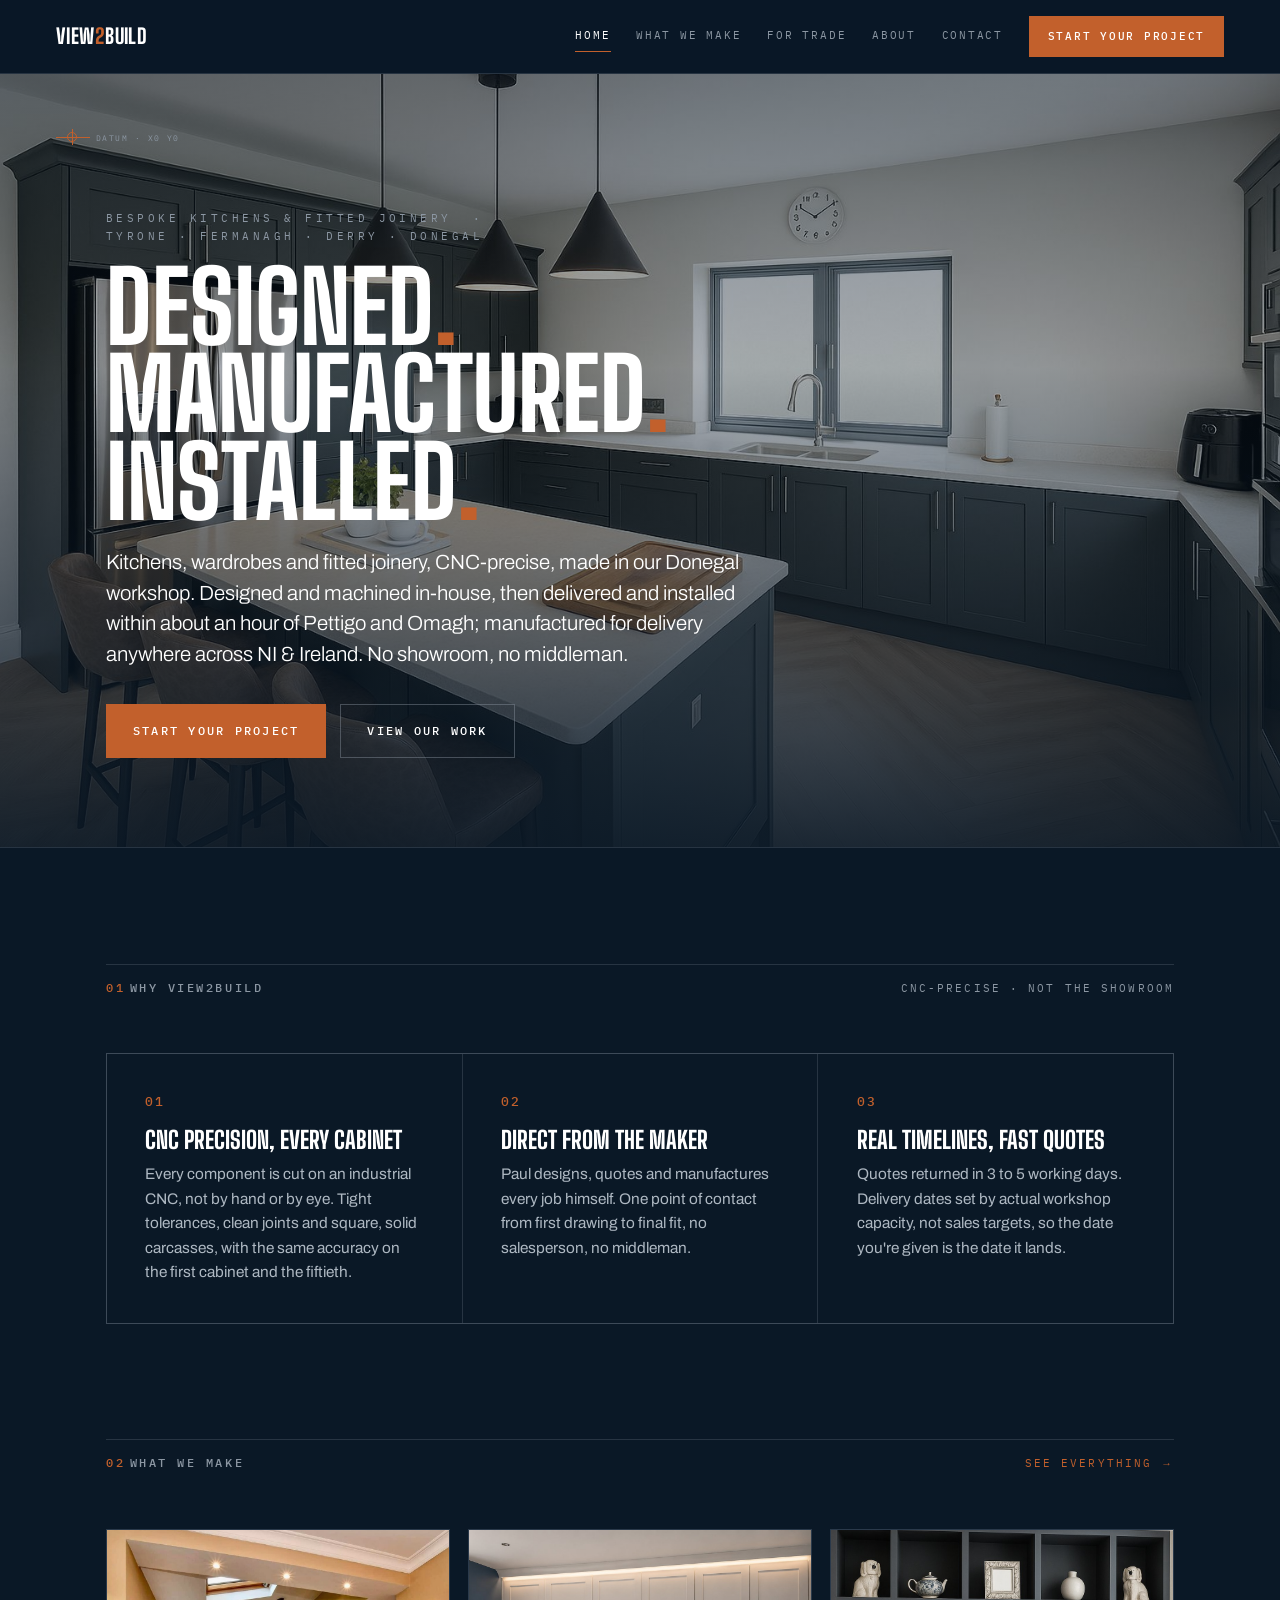
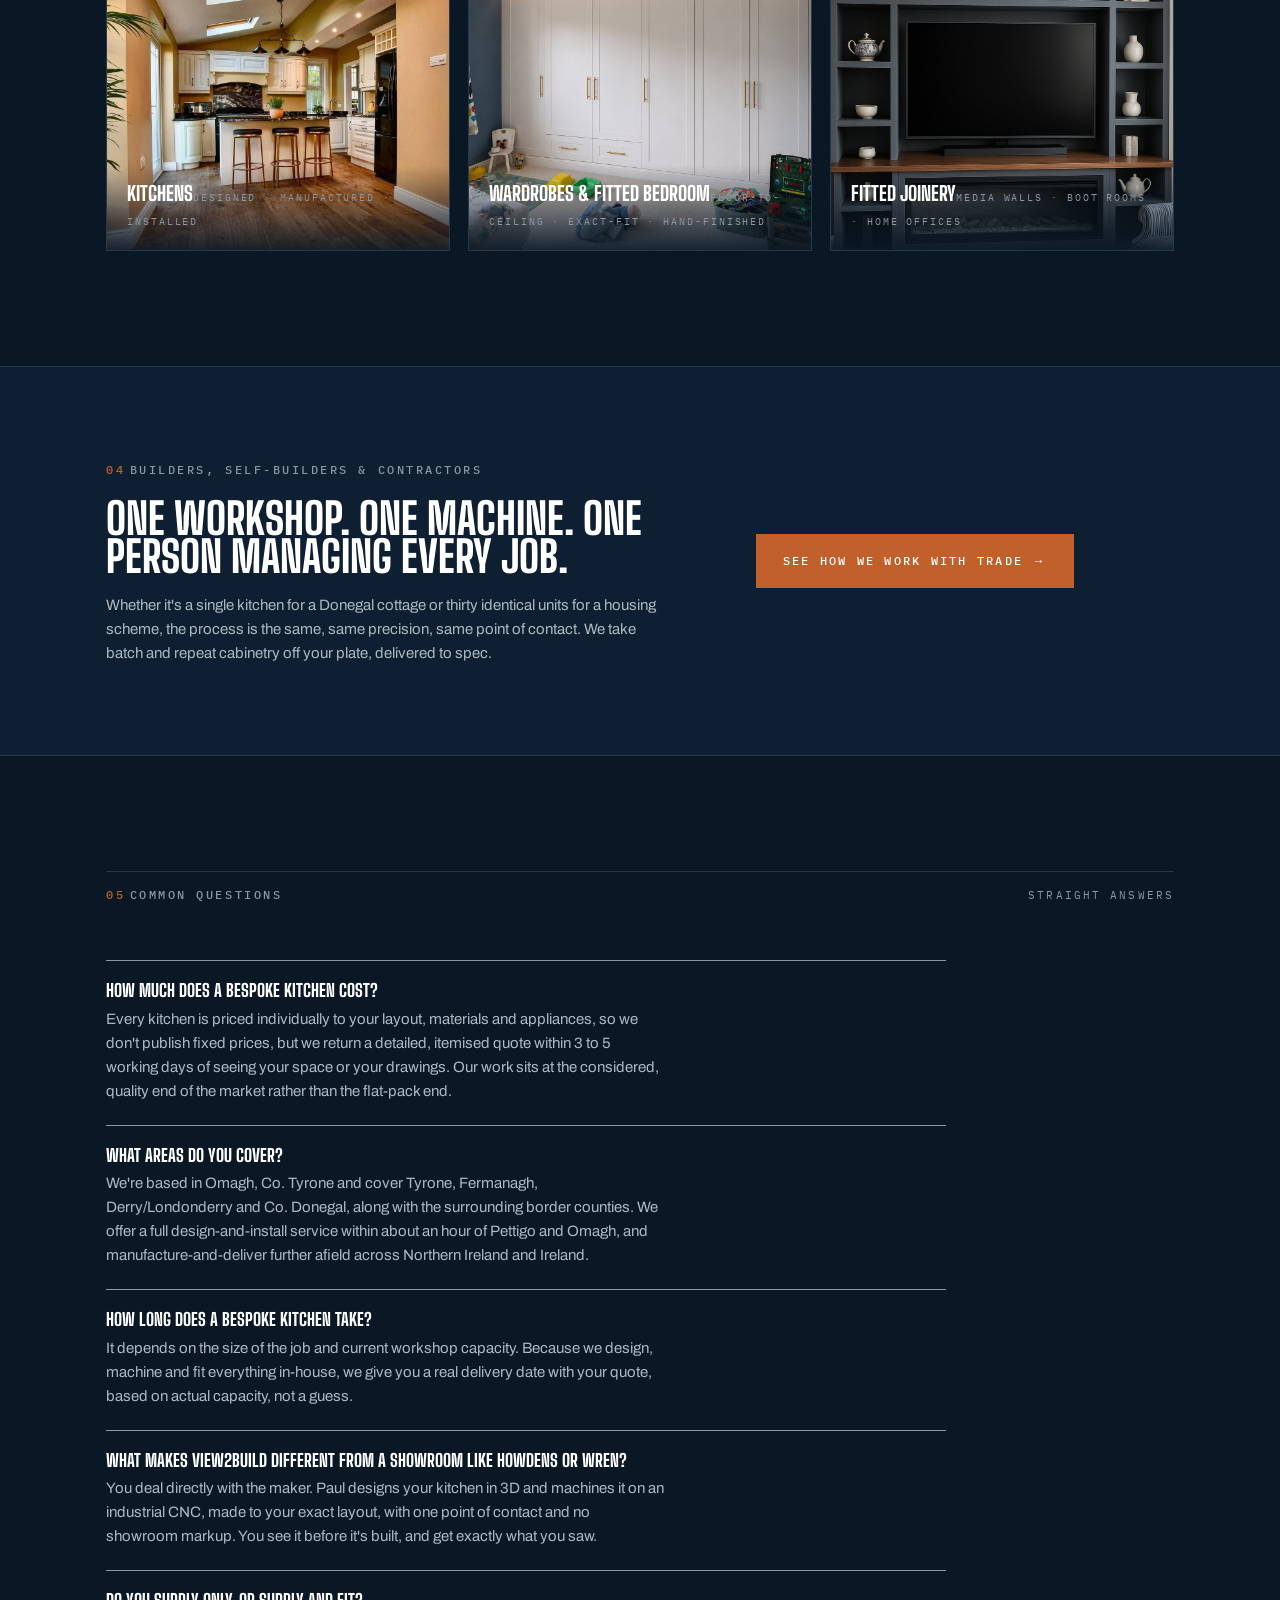
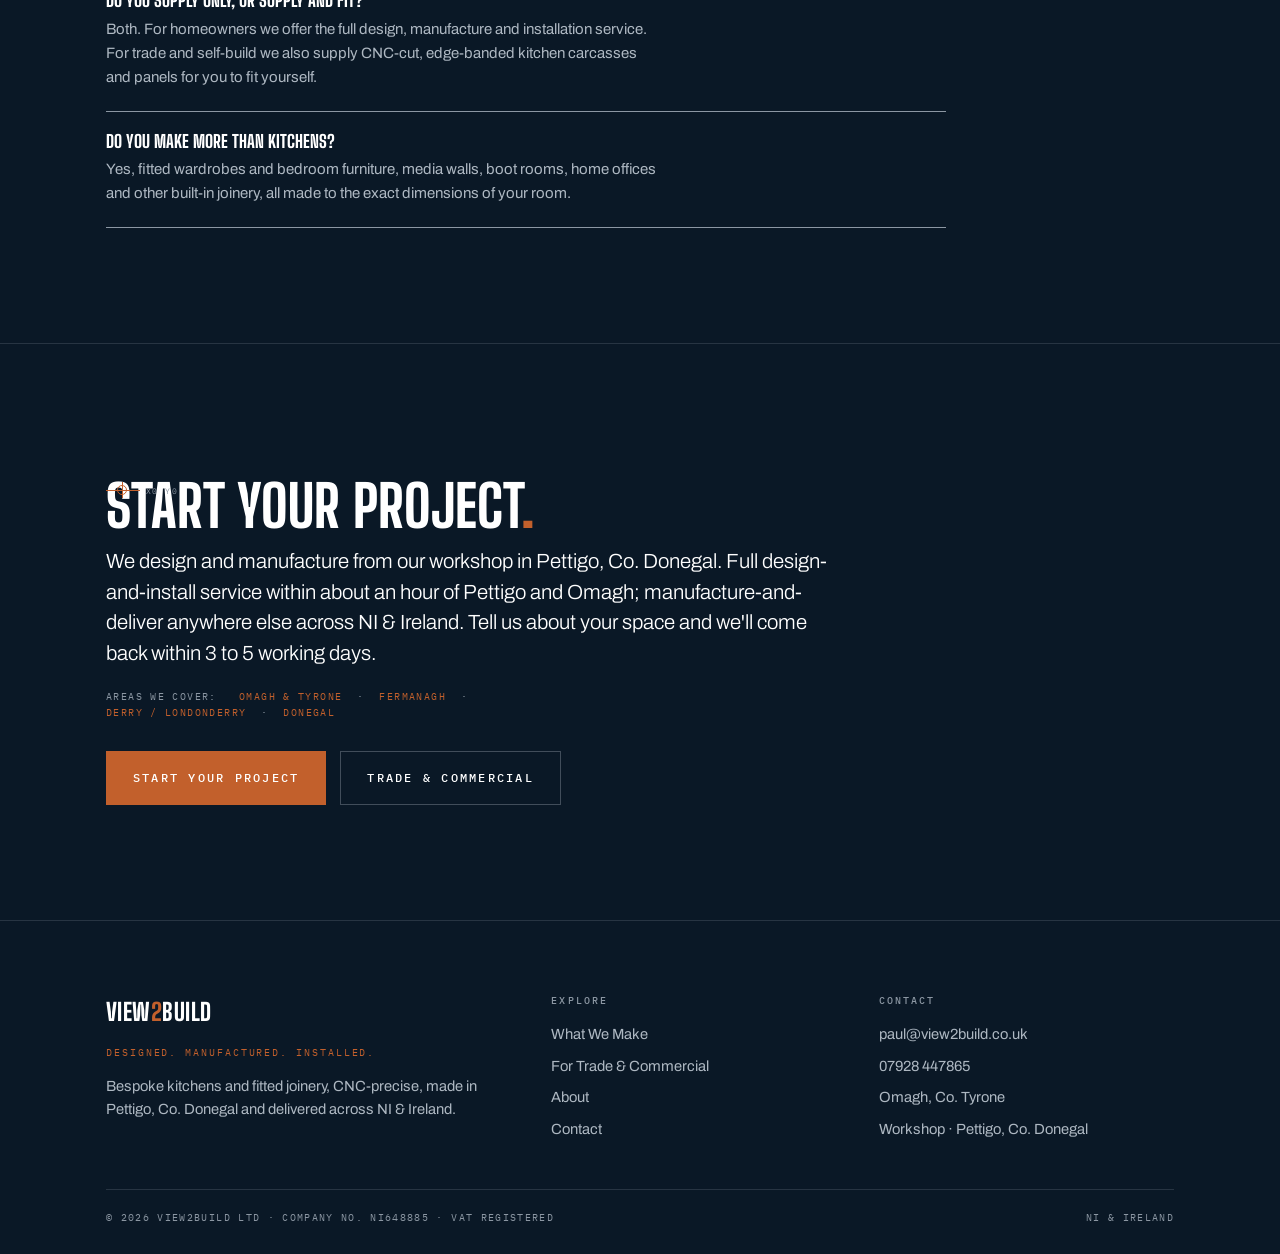
<file: index.html>
<!doctype html>
<html lang="en">
<head>
<meta charset="utf-8">
<meta name="viewport" content="width=device-width, initial-scale=1">
<title>View2Build, Bespoke Kitchens & Fitted Joinery | NI &amp; Ireland</title>
<meta name="description" content="Bespoke kitchens, wardrobes and fitted joinery, CNC-precise, made in Pettigo, Co. Donegal and delivered across Northern Ireland and Ireland. Designed, manufactured and installed.">
<link rel="stylesheet" href="css/style.css">
<link rel="canonical" href="https://view2build.co.uk/">
<link rel="icon" href="favicon.svg" type="image/svg+xml">
<meta property="og:type" content="website">
<meta property="og:site_name" content="View2Build">
<meta property="og:title" content="View2Build, Bespoke Kitchens & Fitted Joinery | NI & Ireland">
<meta property="og:description" content="Bespoke kitchens, wardrobes and fitted joinery, CNC-precise, made in Pettigo, Co. Donegal and delivered across Northern Ireland and Ireland. Designed, manufactured and installed.">
<meta property="og:url" content="https://view2build.co.uk/">
<meta property="og:image" content="https://view2build.co.uk/images/hero-kitchen.jpg">
<meta property="og:locale" content="en_GB">
<meta name="twitter:card" content="summary_large_image">
<meta name="twitter:title" content="View2Build, Bespoke Kitchens & Fitted Joinery | NI & Ireland">
<meta name="twitter:description" content="Bespoke kitchens, wardrobes and fitted joinery, CNC-precise, made in Pettigo, Co. Donegal and delivered across Northern Ireland and Ireland. Designed, manufactured and installed.">
<meta name="twitter:image" content="https://view2build.co.uk/images/hero-kitchen.jpg">
<script type="application/ld+json">
{"@context":"https://schema.org","@type":["LocalBusiness","GeneralContractor","HomeAndConstructionBusiness"],"@id":"https://view2build.co.uk/#business",
"name":"View2Build Ltd","legalName":"View2Build Ltd","url":"https://view2build.co.uk",
"image":"https://view2build.co.uk/images/hero-kitchen.jpg","logo":"https://view2build.co.uk/favicon.svg",
"email":"paul@view2build.co.uk","telephone":"+447928447865","founder":"Paul Murphy",
"slogan":"Designed. Manufactured. Installed.","priceRange":"£££",
"description":"Bespoke kitchens, wardrobes and fitted joinery, CNC-precise, made in Pettigo, Co. Donegal and delivered across Northern Ireland and Ireland.",
"address":{"@type":"PostalAddress","streetAddress":"6 Millbank Lane","addressLocality":"Omagh","addressRegion":"County Tyrone","postalCode":"","addressCountry":"GB"},
"geo":{"@type":"GeoCoordinates","latitude":54.5977,"longitude":-7.3086},
"openingHoursSpecification":[{"@type":"OpeningHoursSpecification","dayOfWeek":["Monday","Tuesday","Wednesday","Thursday","Friday"],"opens":"08:00","closes":"17:00"}],
"areaServed":[{"@type":"AdministrativeArea","name":"County Tyrone"},{"@type":"AdministrativeArea","name":"County Fermanagh"},{"@type":"AdministrativeArea","name":"County Londonderry"},{"@type":"AdministrativeArea","name":"County Donegal"},"Northern Ireland","Ireland","Omagh","Enniskillen","Strabane","Derry","Letterkenny"],
"knowsAbout":["Bespoke kitchens","Fitted wardrobes","CNC joinery","Fitted furniture","Kitchen carcasses","Media walls"],
"makesOffer":[
{"@type":"Offer","itemOffered":{"@type":"Service","name":"Bespoke kitchens","description":"Designed, CNC-manufactured and installed to your exact layout, shaker or handleless, painted or veneered.","areaServed":["County Tyrone","County Fermanagh","County Londonderry","County Donegal"],"provider":{"@id":"https://view2build.co.uk/#business"}}},
{"@type":"Offer","itemOffered":{"@type":"Service","name":"Fitted wardrobes & bedroom furniture","description":"Floor-to-ceiling, exact-fit wardrobes and built-in bedroom storage, hand-finished with soft-close doors.","provider":{"@id":"https://view2build.co.uk/#business"}}},
{"@type":"Offer","itemOffered":{"@type":"Service","name":"Fitted joinery","description":"Media walls, boot rooms, home offices and alcove units, built into your space.","provider":{"@id":"https://view2build.co.uk/#business"}}},
{"@type":"Offer","itemOffered":{"@type":"Service","name":"Trade & commercial CNC cabinetry","description":"CNC-cut, edge-banded kitchen carcasses and batch/repeat cabinetry for trade, self-build and commercial fit-out.","provider":{"@id":"https://view2build.co.uk/#business"}}}
]}
</script>
</head>
<body> <header class="site-head"><div class="bar"> <a class="brand" href="index.html">VIEW<span class="two">2</span>BUILD</a> <nav class="nav"> <a href="index.html" aria-current="page">Home</a> <a href="what-we-make.html">What We Make</a> <a href="for-trade.html">For Trade</a> <a href="about.html">About</a> <a href="contact.html">Contact</a> <a class="btn fill" href="contact.html">Start your project</a> </nav>
</div></header> <!-- HERO -->
<section class="hero" style="padding:0;"> <img class="bg" src="images/hero-kitchen.jpg" alt="Bespoke dark green shaker kitchen with island, made by View2Build"> <div class="scrim"></div> <div class="topmark"><span class="datum"><span class="ring"></span><span class="lab">DATUM · X0 Y0</span></span></div> <div class="inner"> <p class="eyebrow">Bespoke kitchens &amp; fitted joinery &nbsp;·&nbsp; Tyrone · Fermanagh · Derry · Donegal</p> <h1 style="margin-top:18px;">Designed<span class="dot">.</span> Manufactured<span class="dot">.</span> Installed<span class="dot">.</span></h1> <p class="sub lead">Kitchens, wardrobes and fitted joinery, CNC-precise, made in our Donegal workshop. Designed and machined in-house, then delivered and installed within about an hour of Pettigo and Omagh; manufactured for delivery anywhere across NI &amp; Ireland. No showroom, no middleman.</p> <div class="btns"> <a class="btn fill" href="contact.html">Start your project</a> <a class="btn line" href="what-we-make.html">View our work</a> </div> </div>
</section> <!-- PILLARS -->
<section> <div class="wrap"> <div class="sechead"> <span class="label"><span class="n">01</span>Why View2Build</span> <span class="meta">CNC-precise · not the showroom</span> </div> <div class="pillars"> <div class="pillar"> <div class="n">01</div> <h3>CNC precision, every cabinet</h3> <p>Every component is cut on an industrial CNC, not by hand or by eye. Tight tolerances, clean joints and square, solid carcasses, with the same accuracy on the first cabinet and the fiftieth.</p> </div> <div class="pillar"> <div class="n">02</div> <h3>Direct from the maker</h3> <p>Paul designs, quotes and manufactures every job himself. One point of contact from first drawing to final fit, no salesperson, no middleman.</p> </div> <div class="pillar"> <div class="n">03</div> <h3>Real timelines, fast quotes</h3> <p>Quotes returned in 3 to 5 working days. Delivery dates set by actual workshop capacity, not sales targets, so the date you're given is the date it lands.</p> </div> </div> </div>
</section> <!-- WHAT WE MAKE -->
<section style="padding-top:0;"> <div class="wrap"> <div class="sechead"> <span class="label"><span class="n">02</span>What we make</span> <span class="meta"><a href="what-we-make.html" style="color:var(--copper);">See everything &rarr;</a></span> </div> <div class="tiles"> <a class="tile" href="what-we-make.html#kitchens"> <img src="images/kitchen-belfast.jpg" alt="Bespoke cream shaker kitchen with curved doors"> <span class="cap"><span class="k">Kitchens</span><span class="s">Designed · manufactured · installed</span></span> </a> <a class="tile" href="what-we-make.html#wardrobes"> <img src="images/wardrobe.jpg" alt="Bespoke white shaker fitted wardrobes"> <span class="cap"><span class="k">Wardrobes &amp; Fitted Bedroom</span><span class="s">Floor-to-ceiling · exact-fit · hand-finished</span></span> </a> <a class="tile" href="what-we-make.html#joinery"> <img src="images/media-wall.jpg" alt="Bespoke navy media wall with shelving and inset fire"> <span class="cap"><span class="k">Fitted Joinery</span><span class="s">Media walls · boot rooms · home offices</span></span> </a> </div> </div>
</section> <!-- BRIDGE / TRADE DOOR -->
<section class="band" style="padding:0;"> <div class="wrap" style="padding-top:clamp(48px,7vw,90px);padding-bottom:clamp(48px,7vw,90px);"> <div class="inner"> <div> <span class="label"><span class="n">04</span>Builders, self-builders &amp; contractors</span> <h2 style="font-size:clamp(1.7rem,3.4vw,2.8rem);margin:18px 0;">One workshop. One machine. One person managing every job.</h2> <p>Whether it's a single kitchen for a Donegal cottage or thirty identical units for a housing scheme, the process is the same, same precision, same point of contact. We take batch and repeat cabinetry off your plate, delivered to spec.</p> </div> <div class="btns"> <a class="btn fill" href="for-trade.html">See how we work with trade &rarr;</a> </div> </div> </div>
</section> <!-- FAQ -->
<section> <div class="wrap"> <div class="sechead"> <span class="label"><span class="n">05</span>Common questions</span> <span class="meta">Straight answers</span> </div> <div style="max-width:840px;"> <div style="border-top:1px solid rgba(140,151,163.3);padding:22px 0;"> <h3 style="margin:0 0 8px;">How much does a bespoke kitchen cost?</h3> <p style="margin:0;">Every kitchen is priced individually to your layout, materials and appliances, so we don't publish fixed prices, but we return a detailed, itemised quote within 3 to 5 working days of seeing your space or your drawings. Our work sits at the considered, quality end of the market rather than the flat-pack end.</p> </div> <div style="border-top:1px solid rgba(140,151,163.3);padding:22px 0;"> <h3 style="margin:0 0 8px;">What areas do you cover?</h3> <p style="margin:0;">We're based in Omagh, Co. Tyrone and cover Tyrone, Fermanagh, Derry/Londonderry and Co. Donegal, along with the surrounding border counties. We offer a full design-and-install service within about an hour of Pettigo and Omagh, and manufacture-and-deliver further afield across Northern Ireland and Ireland.</p> </div> <div style="border-top:1px solid rgba(140,151,163.3);padding:22px 0;"> <h3 style="margin:0 0 8px;">How long does a bespoke kitchen take?</h3> <p style="margin:0;">It depends on the size of the job and current workshop capacity. Because we design, machine and fit everything in-house, we give you a real delivery date with your quote, based on actual capacity, not a guess.</p> </div> <div style="border-top:1px solid rgba(140,151,163.3);padding:22px 0;"> <h3 style="margin:0 0 8px;">What makes View2Build different from a showroom like Howdens or Wren?</h3> <p style="margin:0;">You deal directly with the maker. Paul designs your kitchen in 3D and machines it on an industrial CNC, made to your exact layout, with one point of contact and no showroom markup. You see it before it's built, and get exactly what you saw.</p> </div> <div style="border-top:1px solid rgba(140,151,163.3);padding:22px 0;"> <h3 style="margin:0 0 8px;">Do you supply only, or supply and fit?</h3> <p style="margin:0;">Both. For homeowners we offer the full design, manufacture and installation service. For trade and self-build we also supply CNC-cut, edge-banded kitchen carcasses and panels for you to fit yourself.</p> </div> <div style="border-top:1px solid rgba(140,151,163.3);border-bottom:1px solid rgba(140,151,163.3);padding:22px 0;"> <h3 style="margin:0 0 8px;">Do you make more than kitchens?</h3> <p style="margin:0;">Yes, fitted wardrobes and bedroom furniture, media walls, boot rooms, home offices and other built-in joinery, all made to the exact dimensions of your room.</p> </div> </div> </div>
</section> <!-- SERVICE AREA + CTA -->
<section class="cta"> <div class="wrap"> <span class="datum"><span class="ring"></span><span class="lab">X0 Y0</span></span> <h2 style="margin-top:22px;">Start your project<span class="dot">.</span></h2> <p class="sub lead">We design and manufacture from our workshop in Pettigo, Co. Donegal. Full design-and-install service within about an hour of Pettigo and Omagh; manufacture-and-deliver anywhere else across NI &amp; Ireland. Tell us about your space and we'll come back within 3 to 5 working days.</p> <p class="pm" style="font-size:.62rem;letter-spacing:.14em;color:var(--steel,#8C97A3);margin-top:20px;">AREAS WE COVER: &nbsp; <a href="kitchens-omagh-tyrone.html" style="color:var(--copper,#C2602C);">Omagh &amp; Tyrone</a> &nbsp;·&nbsp; <a href="kitchens-fermanagh.html" style="color:var(--copper,#C2602C);">Fermanagh</a> &nbsp;·&nbsp; <a href="kitchens-derry.html" style="color:var(--copper,#C2602C);">Derry / Londonderry</a> &nbsp;·&nbsp; <a href="kitchens-donegal.html" style="color:var(--copper,#C2602C);">Donegal</a> </p> <div class="btns" style="margin-top:30px;"> <a class="btn fill" href="contact.html">Start your project</a> <a class="btn line" href="for-trade.html">Trade &amp; commercial</a> </div> </div>
</section> <!-- FOOTER -->
<footer class="site-foot"><div class="wrap"> <div class="foot-grid"> <div class="col"> <div class="brand">VIEW<span class="two">2</span>BUILD</div> <p class="pm" style="font-size:.6rem;letter-spacing:.2em;color:var(--copper);margin-bottom:14px;">DESIGNED. MANUFACTURED. INSTALLED.</p> <p>Bespoke kitchens and fitted joinery, CNC-precise, made in Pettigo, Co. Donegal and delivered across NI &amp; Ireland.</p> </div> <div class="col"> <h4>Explore</h4> <a href="what-we-make.html">What We Make</a> <a href="for-trade.html">For Trade &amp; Commercial</a> <a href="about.html">About</a> <a href="contact.html">Contact</a> </div> <div class="col"> <h4>Contact</h4> <a href="mailto:paul@view2build.co.uk">paul@view2build.co.uk</a> <a href="tel:+447928447865">07928 447865</a> <p>Omagh, Co. Tyrone</p> <p>Workshop · Pettigo, Co. Donegal</p> </div> </div> <div class="foot-base"> <span>© 2026 View2Build Ltd · Company No. NI648885 · VAT Registered</span> <span>NI &amp; Ireland</span> </div>
</div></footer> <script type="application/ld+json">
{"@context":"https://schema.org","@type":"FAQPage","@id":"https://view2build.co.uk/#faq",
"mainEntity":[
{"@type":"Question","name":"How much does a bespoke kitchen cost?","acceptedAnswer":{"@type":"Answer","text":"Every kitchen is priced individually to your layout, materials and appliances, so we don't publish fixed prices, but we return a detailed, itemised quote within 3 to 5 working days of seeing your space or your drawings. Our work sits at the considered, quality end of the market rather than the flat-pack end."}},
{"@type":"Question","name":"What areas do you cover?","acceptedAnswer":{"@type":"Answer","text":"We're based in Omagh, Co. Tyrone and cover Tyrone, Fermanagh, Derry/Londonderry and Co. Donegal, along with the surrounding border counties. We offer a full design-and-install service within about an hour of Pettigo and Omagh, and manufacture-and-deliver further afield across Northern Ireland and Ireland."}},
{"@type":"Question","name":"How long does a bespoke kitchen take?","acceptedAnswer":{"@type":"Answer","text":"It depends on the size of the job and current workshop capacity. Because we design, machine and fit everything in-house, we give you a real delivery date with your quote, based on actual capacity, not a guess."}},
{"@type":"Question","name":"What makes View2Build different from a showroom like Howdens or Wren?","acceptedAnswer":{"@type":"Answer","text":"You deal directly with the maker. Paul designs your kitchen in 3D and machines it on an industrial CNC, made to your exact layout, with one point of contact and no showroom markup. You see it before it's built, and get exactly what you saw."}},
{"@type":"Question","name":"Do you supply only, or supply and fit?","acceptedAnswer":{"@type":"Answer","text":"Both. For homeowners we offer the full design, manufacture and installation service. For trade and self-build we also supply CNC-cut, edge-banded kitchen carcasses and panels for you to fit yourself."}},
{"@type":"Question","name":"Do you make more than kitchens?","acceptedAnswer":{"@type":"Answer","text":"Yes, fitted wardrobes and bedroom furniture, media walls, boot rooms, home offices and other built-in joinery, all made to the exact dimensions of your room."}}
]}
</script> </body>
</html>
</file>
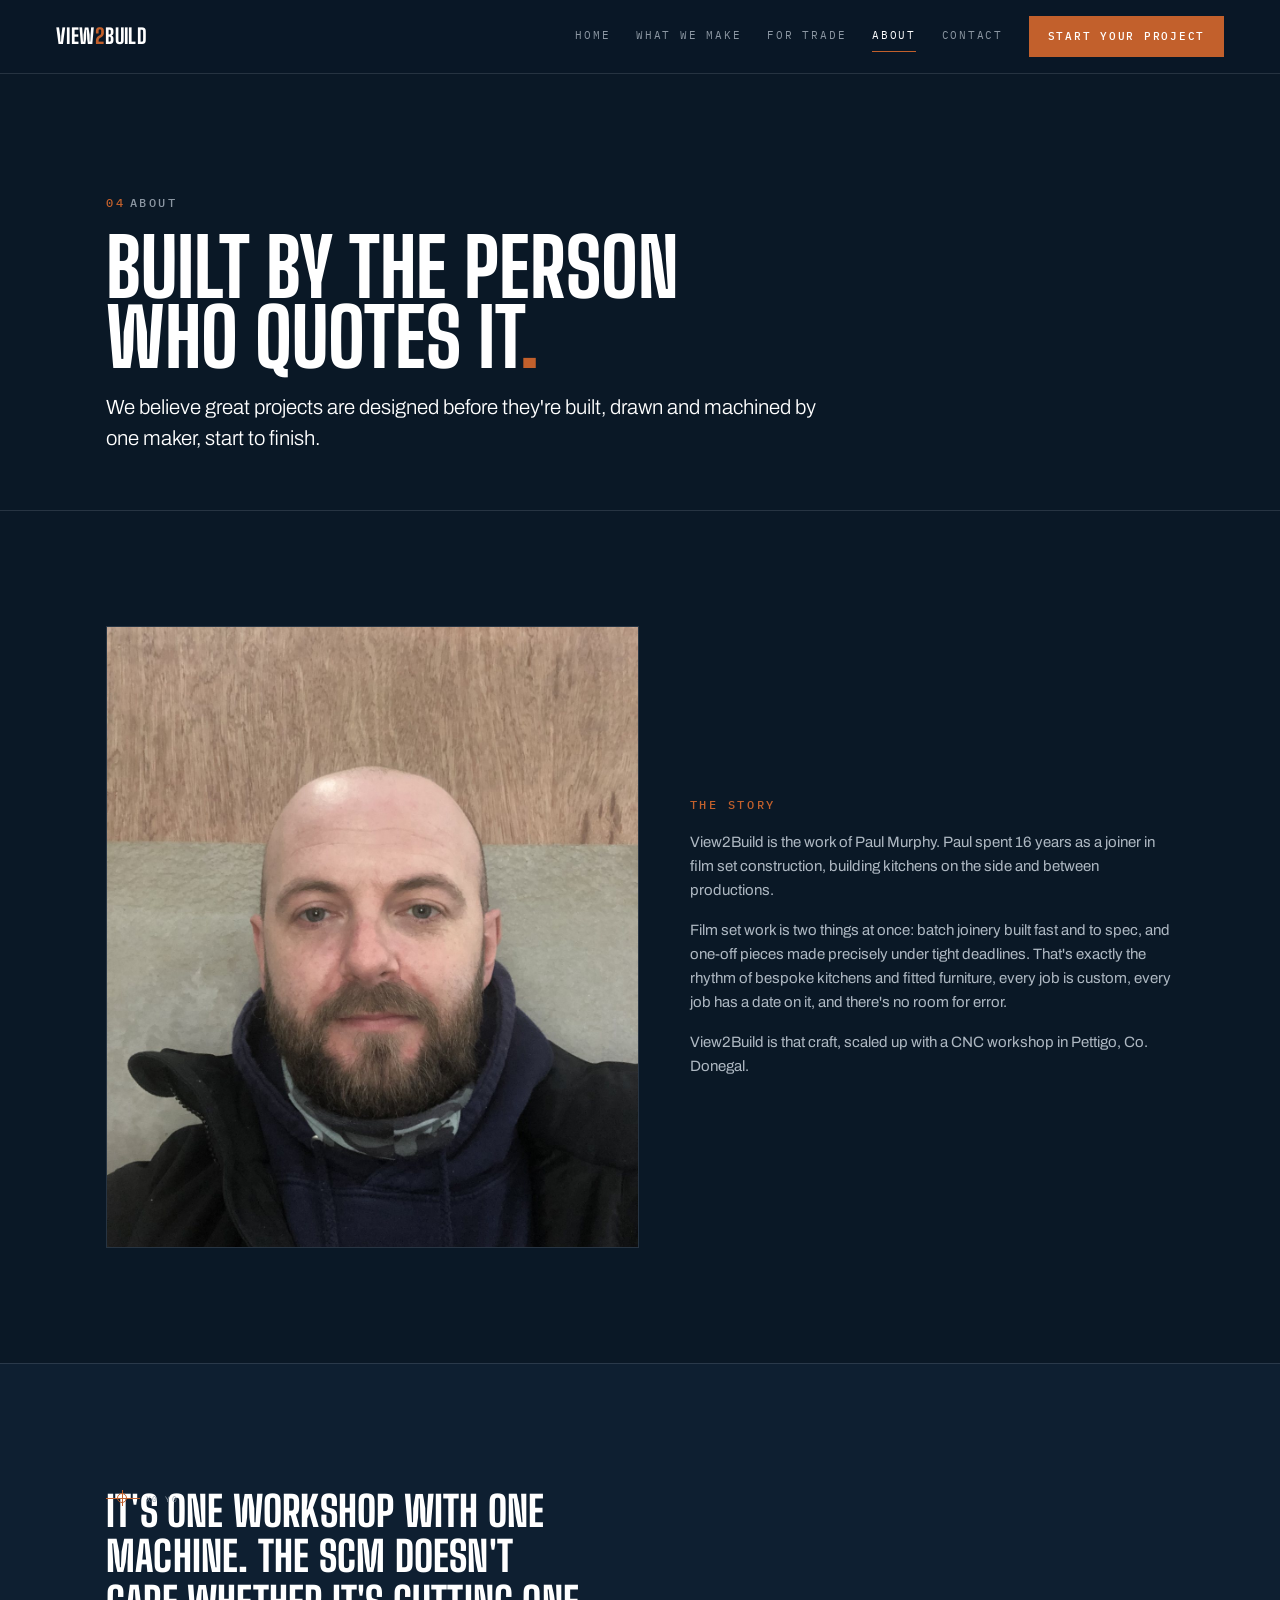
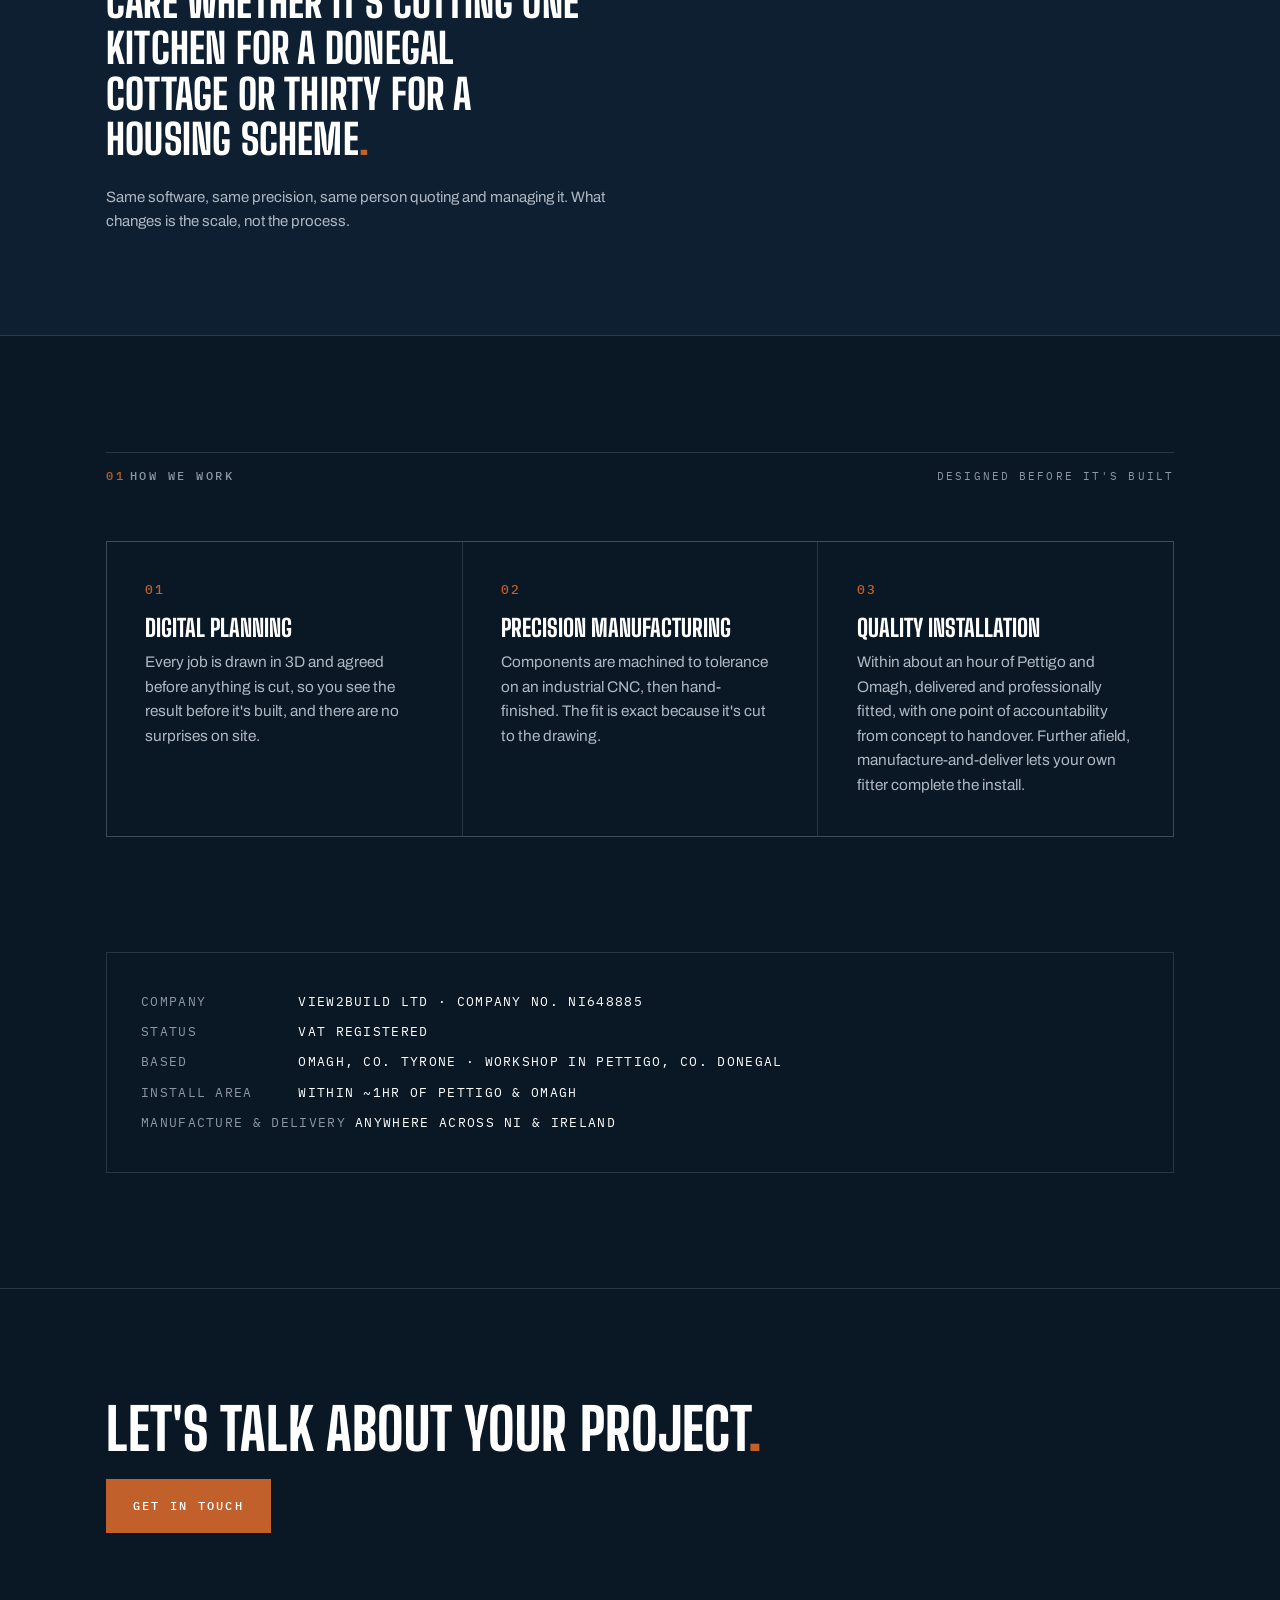
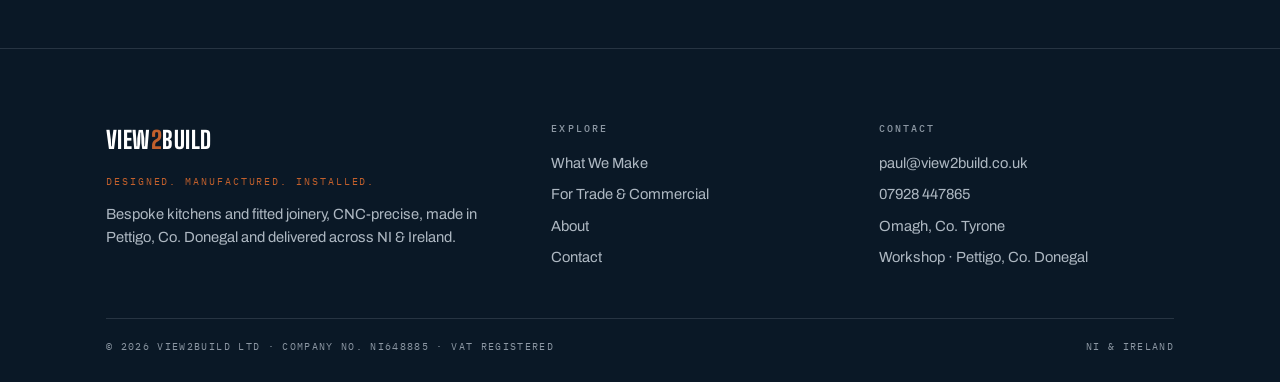
<file: about.html>
<!doctype html>
<html lang="en">
<head>
<meta charset="utf-8">
<meta name="viewport" content="width=device-width, initial-scale=1">
<title>About, View2Build | One Workshop, One Machine, One Maker</title>
<meta name="description" content="View2Build is the work of Paul Murphy, 16 years a joiner in film set construction, now scaled with a CNC workshop in Co. Donegal. Designed, manufactured and installed.">
<link rel="stylesheet" href="css/style.css">
<link rel="canonical" href="https://view2build.co.uk/about.html">
<link rel="icon" href="favicon.svg" type="image/svg+xml">
<meta property="og:type" content="website">
<meta property="og:site_name" content="View2Build">
<meta property="og:title" content="About, View2Build | One Workshop, One Machine, One Maker">
<meta property="og:description" content="View2Build is the work of Paul Murphy, 16 years a joiner in film set construction, now scaled with a CNC workshop in Co. Donegal. Designed, manufactured and installed.">
<meta property="og:url" content="https://view2build.co.uk/about.html">
<meta property="og:image" content="https://view2build.co.uk/images/hero-kitchen.jpg">
<meta property="og:locale" content="en_GB">
<meta name="twitter:card" content="summary_large_image">
<meta name="twitter:title" content="About, View2Build | One Workshop, One Machine, One Maker">
<meta name="twitter:description" content="View2Build is the work of Paul Murphy, 16 years a joiner in film set construction, now scaled with a CNC workshop in Co. Donegal. Designed, manufactured and installed.">
<meta name="twitter:image" content="https://view2build.co.uk/images/hero-kitchen.jpg"> </head>
<body> <header class="site-head"><div class="bar"> <a class="brand" href="index.html">VIEW<span class="two">2</span>BUILD</a> <nav class="nav"> <a href="index.html">Home</a> <a href="what-we-make.html">What We Make</a> <a href="for-trade.html">For Trade</a> <a href="about.html" aria-current="page">About</a> <a href="contact.html">Contact</a> <a class="btn fill" href="contact.html">Start your project</a> </nav>
</div></header> <div class="phead"><div class="wrap"> <span class="label"><span class="n">04</span>About</span> <h1>Built by the person<br>who quotes it<span class="dot">.</span></h1> <p class="sub lead">We believe great projects are designed before they're built, drawn and machined by one maker, start to finish.</p>
</div></div> <!-- STORY -->
<section> <div class="wrap"> <div class="feature"> <div class="ph"><img src="images/paul-1.jpg" alt="Paul Murphy, founder of View2Build" style="object-position:center 22%;max-height:620px;"></div> <div> <div class="label" style="color:var(--copper);margin-bottom:16px;">The story</div> <p>View2Build is the work of Paul Murphy. Paul spent 16 years as a joiner in film set construction, building kitchens on the side and between productions.</p> <p style="margin-top:16px;">Film set work is two things at once: batch joinery built fast and to spec, and one-off pieces made precisely under tight deadlines. That's exactly the rhythm of bespoke kitchens and fitted furniture, every job is custom, every job has a date on it, and there's no room for error.</p> <p style="margin-top:16px;">View2Build is that craft, scaled up with a CNC workshop in Pettigo, Co. Donegal.</p> </div> </div> </div>
</section> <!-- PULL QUOTE -->
<section class="band" style="padding:clamp(48px,8vw,110px) 0;"> <div class="wrap"> <span class="datum"><span class="ring"></span><span class="lab">X0 Y0</span></span> <p class="bs" style="font-size:clamp(1.5rem,3.4vw,2.6rem);line-height:1.1;max-width:24ch;margin-top:22px;color:#fff;"> It's one workshop with one machine. The SCM doesn't care whether it's cutting one kitchen for a Donegal cottage or thirty for a housing scheme<span class="dot">.</span></p> <p style="margin-top:22px;max-width:60ch;">Same software, same precision, same person quoting and managing it. What changes is the scale, not the process.</p> </div>
</section> <!-- APPROACH -->
<section> <div class="wrap"> <div class="sechead"><span class="label"><span class="n">01</span>How we work</span><span class="meta">Designed before it's built</span></div> <div class="pillars"> <div class="pillar"><div class="n">01</div><h3>Digital planning</h3><p>Every job is drawn in 3D and agreed before anything is cut, so you see the result before it's built, and there are no surprises on site.</p></div> <div class="pillar"><div class="n">02</div><h3>Precision manufacturing</h3><p>Components are machined to tolerance on an industrial CNC, then hand-finished. The fit is exact because it's cut to the drawing.</p></div> <div class="pillar"><div class="n">03</div><h3>Quality installation</h3><p>Within about an hour of Pettigo and Omagh, delivered and professionally fitted, with one point of accountability from concept to handover. Further afield, manufacture-and-deliver lets your own fitter complete the install.</p></div> </div> </div>
</section> <!-- CREDENTIALS -->
<section style="padding-top:0;"> <div class="wrap"> <div class="spec"> <div><span class="k">Company</span> View2Build Ltd · Company No. NI648885</div> <div><span class="k">Status</span> VAT registered</div> <div><span class="k">Based</span> Omagh, Co. Tyrone · Workshop in Pettigo, Co. Donegal</div> <div><span class="k">Install area</span> Within ~1hr of Pettigo &amp; Omagh</div> <div><span class="k">Manufacture &amp; delivery</span> Anywhere across NI &amp; Ireland</div> </div> </div>
</section> <section class="cta"> <div class="wrap"> <h2>Let's talk about your project<span class="dot">.</span></h2> <div class="btns" style="margin-top:24px;"><a class="btn fill" href="contact.html">Get in touch</a></div> </div>
</section> <footer class="site-foot"><div class="wrap"> <div class="foot-grid"> <div class="col"> <div class="brand">VIEW<span class="two">2</span>BUILD</div> <p class="pm" style="font-size:.6rem;letter-spacing:.2em;color:var(--copper);margin-bottom:14px;">DESIGNED. MANUFACTURED. INSTALLED.</p> <p>Bespoke kitchens and fitted joinery, CNC-precise, made in Pettigo, Co. Donegal and delivered across NI &amp; Ireland.</p> </div> <div class="col"><h4>Explore</h4> <a href="what-we-make.html">What We Make</a><a href="for-trade.html">For Trade &amp; Commercial</a><a href="about.html">About</a><a href="contact.html">Contact</a> </div> <div class="col"><h4>Contact</h4> <a href="mailto:paul@view2build.co.uk">paul@view2build.co.uk</a><a href="tel:+447928447865">07928 447865</a> <p>Omagh, Co. Tyrone</p><p>Workshop · Pettigo, Co. Donegal</p> </div> </div> <div class="foot-base"><span>© 2026 View2Build Ltd · Company No. NI648885 · VAT Registered</span><span>NI &amp; Ireland</span></div>
</div></footer> </body>
</html>
</file>
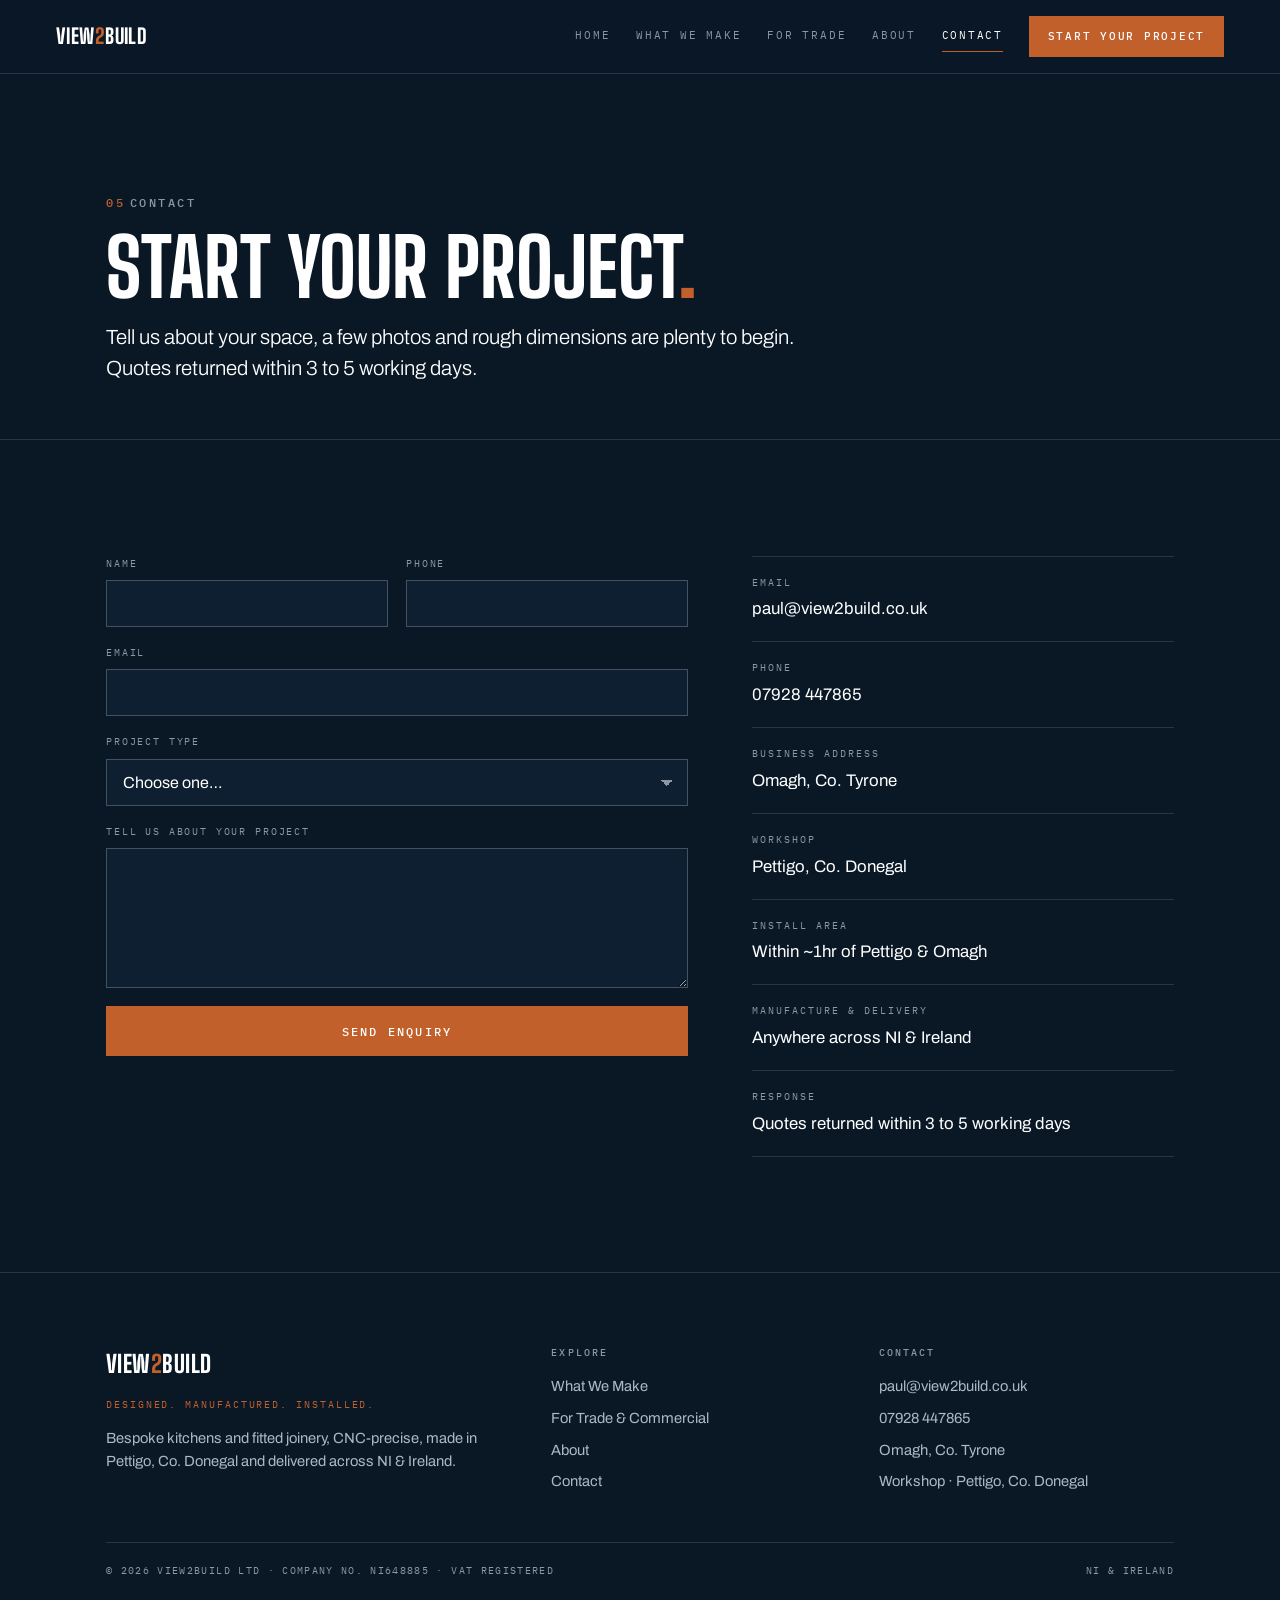
<file: contact.html>
<!doctype html>
<html lang="en">
<head>
<meta charset="utf-8">
<meta name="viewport" content="width=device-width, initial-scale=1">
<title>Contact, View2Build | Quotes in 3 to 5 Working Days</title>
<meta name="description" content="Start your kitchen, wardrobe, joinery or trade enquiry with View2Build. Quotes returned within 3 to 5 working days. Omagh, Co. Tyrone, serving NI &amp; Ireland.">
<link rel="stylesheet" href="css/style.css">
<link rel="canonical" href="https://view2build.co.uk/contact.html">
<link rel="icon" href="favicon.svg" type="image/svg+xml">
<meta property="og:type" content="website">
<meta property="og:site_name" content="View2Build">
<meta property="og:title" content="Contact, View2Build | Quotes in 3 to 5 Working Days">
<meta property="og:description" content="Start your kitchen, wardrobe, joinery or trade enquiry with View2Build. Quotes returned within 3 to 5 working days. Omagh, Co. Tyrone, serving NI &amp; Ireland.">
<meta property="og:url" content="https://view2build.co.uk/contact.html">
<meta property="og:image" content="https://view2build.co.uk/images/hero-kitchen.jpg">
<meta property="og:locale" content="en_GB">
<meta name="twitter:card" content="summary_large_image">
<meta name="twitter:title" content="Contact, View2Build | Quotes in 3 to 5 Working Days">
<meta name="twitter:description" content="Start your kitchen, wardrobe, joinery or trade enquiry with View2Build. Quotes returned within 3 to 5 working days. Omagh, Co. Tyrone, serving NI &amp; Ireland.">
<meta name="twitter:image" content="https://view2build.co.uk/images/hero-kitchen.jpg">
<script type="application/ld+json">
{"@context":"https://schema.org","@type":["LocalBusiness","GeneralContractor","HomeAndConstructionBusiness"],"@id":"https://view2build.co.uk/#business",
"name":"View2Build Ltd","legalName":"View2Build Ltd","url":"https://view2build.co.uk",
"image":"https://view2build.co.uk/images/hero-kitchen.jpg","logo":"https://view2build.co.uk/favicon.svg",
"email":"paul@view2build.co.uk","telephone":"+447928447865","founder":"Paul Murphy",
"slogan":"Designed. Manufactured. Installed.","priceRange":"£££",
"description":"Bespoke kitchens, wardrobes and fitted joinery, CNC-precise, made in Pettigo, Co. Donegal and delivered across Northern Ireland and Ireland.",
"address":{"@type":"PostalAddress","streetAddress":"6 Millbank Lane","addressLocality":"Omagh","addressRegion":"County Tyrone","postalCode":"","addressCountry":"GB"},
"geo":{"@type":"GeoCoordinates","latitude":54.5977,"longitude":-7.3086},
"openingHoursSpecification":[{"@type":"OpeningHoursSpecification","dayOfWeek":["Monday","Tuesday","Wednesday","Thursday","Friday"],"opens":"08:00","closes":"17:00"}],
"areaServed":[{"@type":"AdministrativeArea","name":"County Tyrone"},{"@type":"AdministrativeArea","name":"County Fermanagh"},{"@type":"AdministrativeArea","name":"County Londonderry"},{"@type":"AdministrativeArea","name":"County Donegal"},"Northern Ireland","Ireland","Omagh","Enniskillen","Strabane","Derry","Letterkenny"],
"knowsAbout":["Bespoke kitchens","Fitted wardrobes","CNC joinery","Fitted furniture","Kitchen carcasses","Media walls"],
"makesOffer":[{"@type":"Offer","itemOffered":{"@type":"Service","name":"Bespoke kitchens"}},{"@type":"Offer","itemOffered":{"@type":"Service","name":"Fitted wardrobes & bedroom furniture"}},{"@type":"Offer","itemOffered":{"@type":"Service","name":"Fitted joinery"}},{"@type":"Offer","itemOffered":{"@type":"Service","name":"Trade & commercial CNC cabinetry"}}]}
</script>
</head>
<body> <header class="site-head"><div class="bar"> <a class="brand" href="index.html">VIEW<span class="two">2</span>BUILD</a> <nav class="nav"> <a href="index.html">Home</a> <a href="what-we-make.html">What We Make</a> <a href="for-trade.html">For Trade</a> <a href="about.html">About</a> <a href="contact.html" aria-current="page">Contact</a> <a class="btn fill" href="contact.html">Start your project</a> </nav>
</div></header> <div class="phead"><div class="wrap"> <span class="label"><span class="n">05</span>Contact</span> <h1>Start your project<span class="dot">.</span></h1> <p class="sub lead">Tell us about your space, a few photos and rough dimensions are plenty to begin. Quotes returned within 3 to 5 working days.</p>
</div></div> <section> <div class="wrap"> <div class="contact-grid"> <!-- FORM (Netlify) --> <form name="contact" method="POST" action="https://formsubmit.co/paul@view2build.co.uk" class="form"> <!-- FormSubmit settings --> <input type="hidden" name="_subject" value="New enquiry from view2build.co.uk"> <input type="hidden" name="_next" value="https://view2build.co.uk/thank-you.html"> <input type="hidden" name="_template" value="table"> <input type="hidden" name="_captcha" value="false"> <!-- honeypot (spam trap) --> <input type="text" name="_honey" style="display:none"> <div class="field"><label for="name">Name</label><input id="name" type="text" name="name" required></div> <div class="field"><label for="phone">Phone</label><input id="phone" type="tel" name="phone"></div> <div class="field full"><label for="email">Email</label><input id="email" type="email" name="email" required></div> <div class="field full"><label for="project">Project type</label> <select id="project" name="project type" required> <option value="" disabled selected>Choose one…</option> <option>Kitchen</option> <option>Wardrobe / fitted bedroom</option> <option>Fitted joinery</option> <option>Trade enquiry</option> <option>Other</option> </select> </div> <div class="field full"><label for="message">Tell us about your project</label><textarea id="message" name="message" required></textarea></div> <div class="field full"><button class="btn fill" type="submit">Send enquiry</button></div> </form> <!-- INFO --> <div class="info"> <div class="blk"><div class="k">Email</div><div class="v"><a href="mailto:paul@view2build.co.uk">paul@view2build.co.uk</a></div></div> <div class="blk"><div class="k">Phone</div><div class="v"><a href="tel:+447928447865">07928 447865</a></div></div> <div class="blk"><div class="k">Business address</div><div class="v">Omagh, Co. Tyrone</div></div> <div class="blk"><div class="k">Workshop</div><div class="v">Pettigo, Co. Donegal</div></div> <div class="blk"><div class="k">Install area</div><div class="v">Within ~1hr of Pettigo &amp; Omagh</div></div> <div class="blk"><div class="k">Manufacture &amp; delivery</div><div class="v">Anywhere across NI &amp; Ireland</div></div> <div class="blk"><div class="k">Response</div><div class="v">Quotes returned within 3 to 5 working days</div></div> </div> </div> </div>
</section> <footer class="site-foot"><div class="wrap"> <div class="foot-grid"> <div class="col"> <div class="brand">VIEW<span class="two">2</span>BUILD</div> <p class="pm" style="font-size:.6rem;letter-spacing:.2em;color:var(--copper);margin-bottom:14px;">DESIGNED. MANUFACTURED. INSTALLED.</p> <p>Bespoke kitchens and fitted joinery, CNC-precise, made in Pettigo, Co. Donegal and delivered across NI &amp; Ireland.</p> </div> <div class="col"><h4>Explore</h4> <a href="what-we-make.html">What We Make</a><a href="for-trade.html">For Trade &amp; Commercial</a><a href="about.html">About</a><a href="contact.html">Contact</a> </div> <div class="col"><h4>Contact</h4> <a href="mailto:paul@view2build.co.uk">paul@view2build.co.uk</a><a href="tel:+447928447865">07928 447865</a> <p>Omagh, Co. Tyrone</p><p>Workshop · Pettigo, Co. Donegal</p> </div> </div> <div class="foot-base"><span>© 2026 View2Build Ltd · Company No. NI648885 · VAT Registered</span><span>NI &amp; Ireland</span></div>
</div></footer> </body>
</html>
</file>
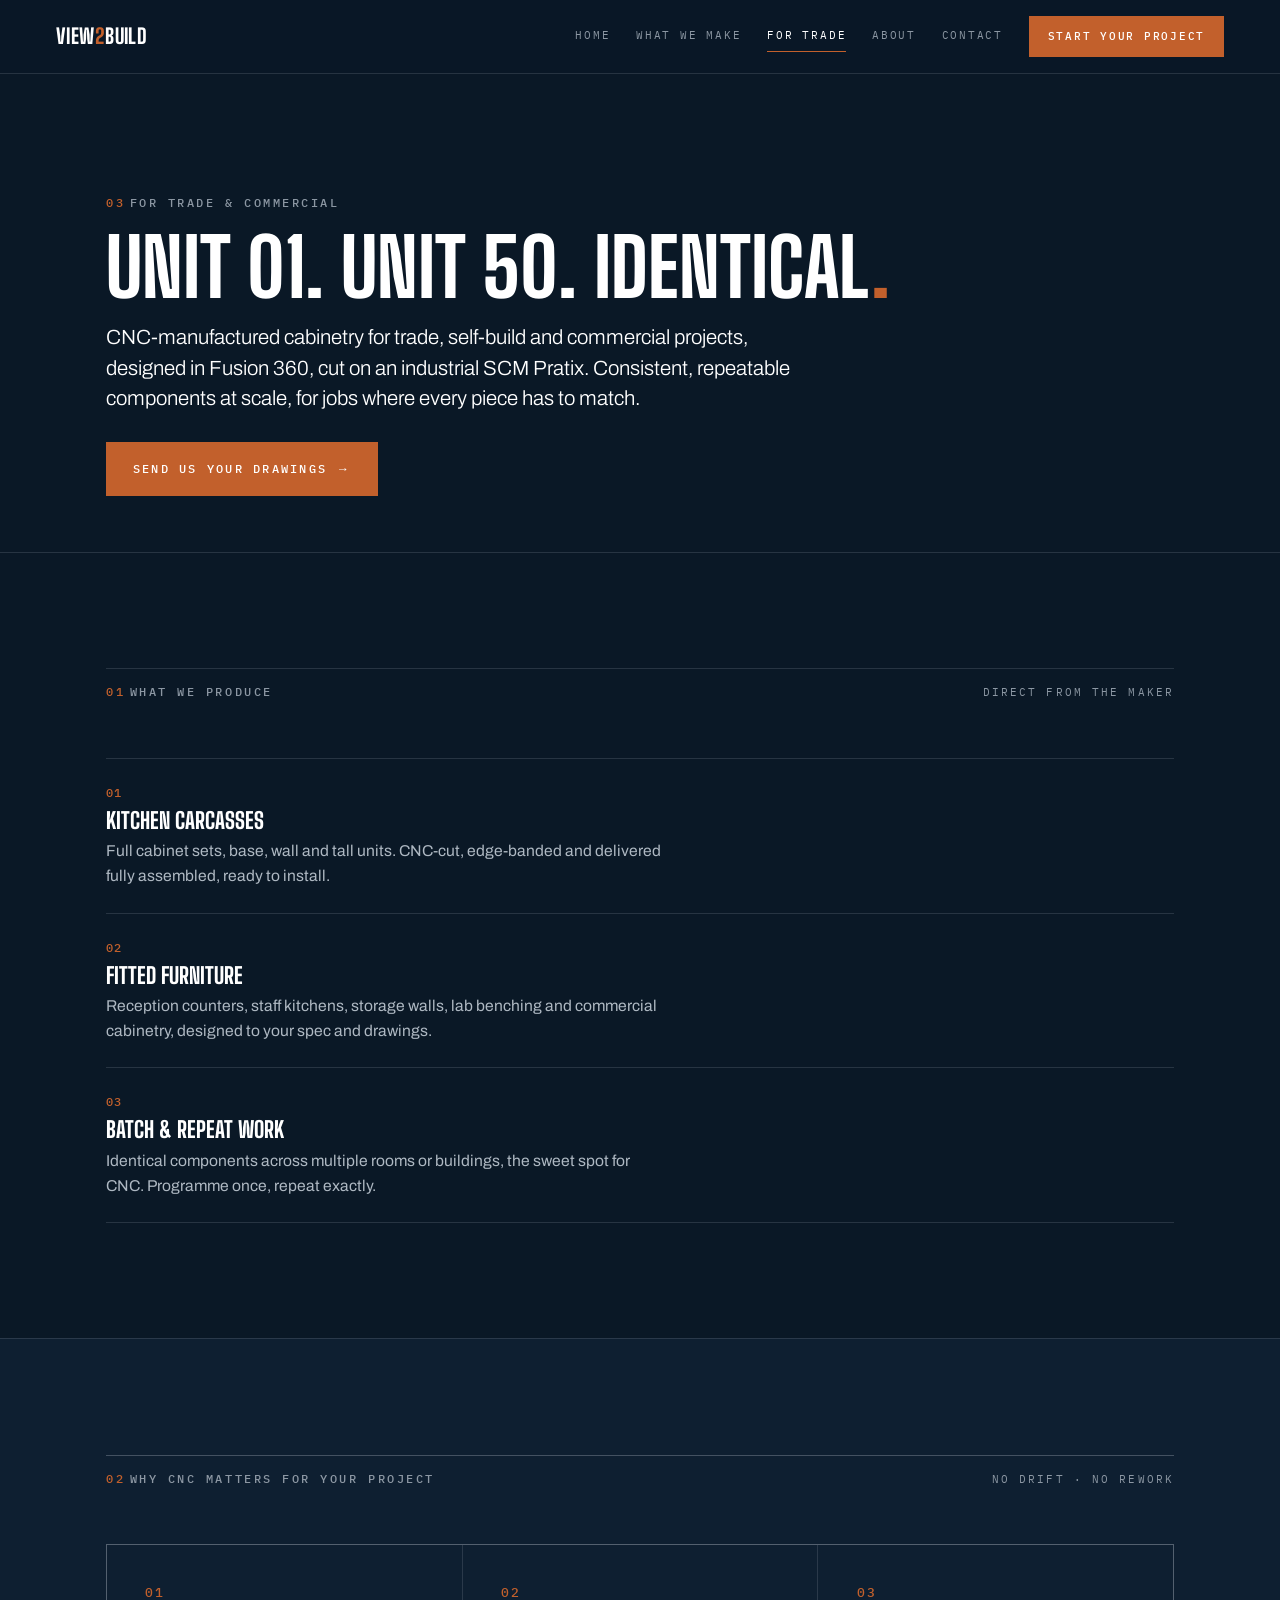
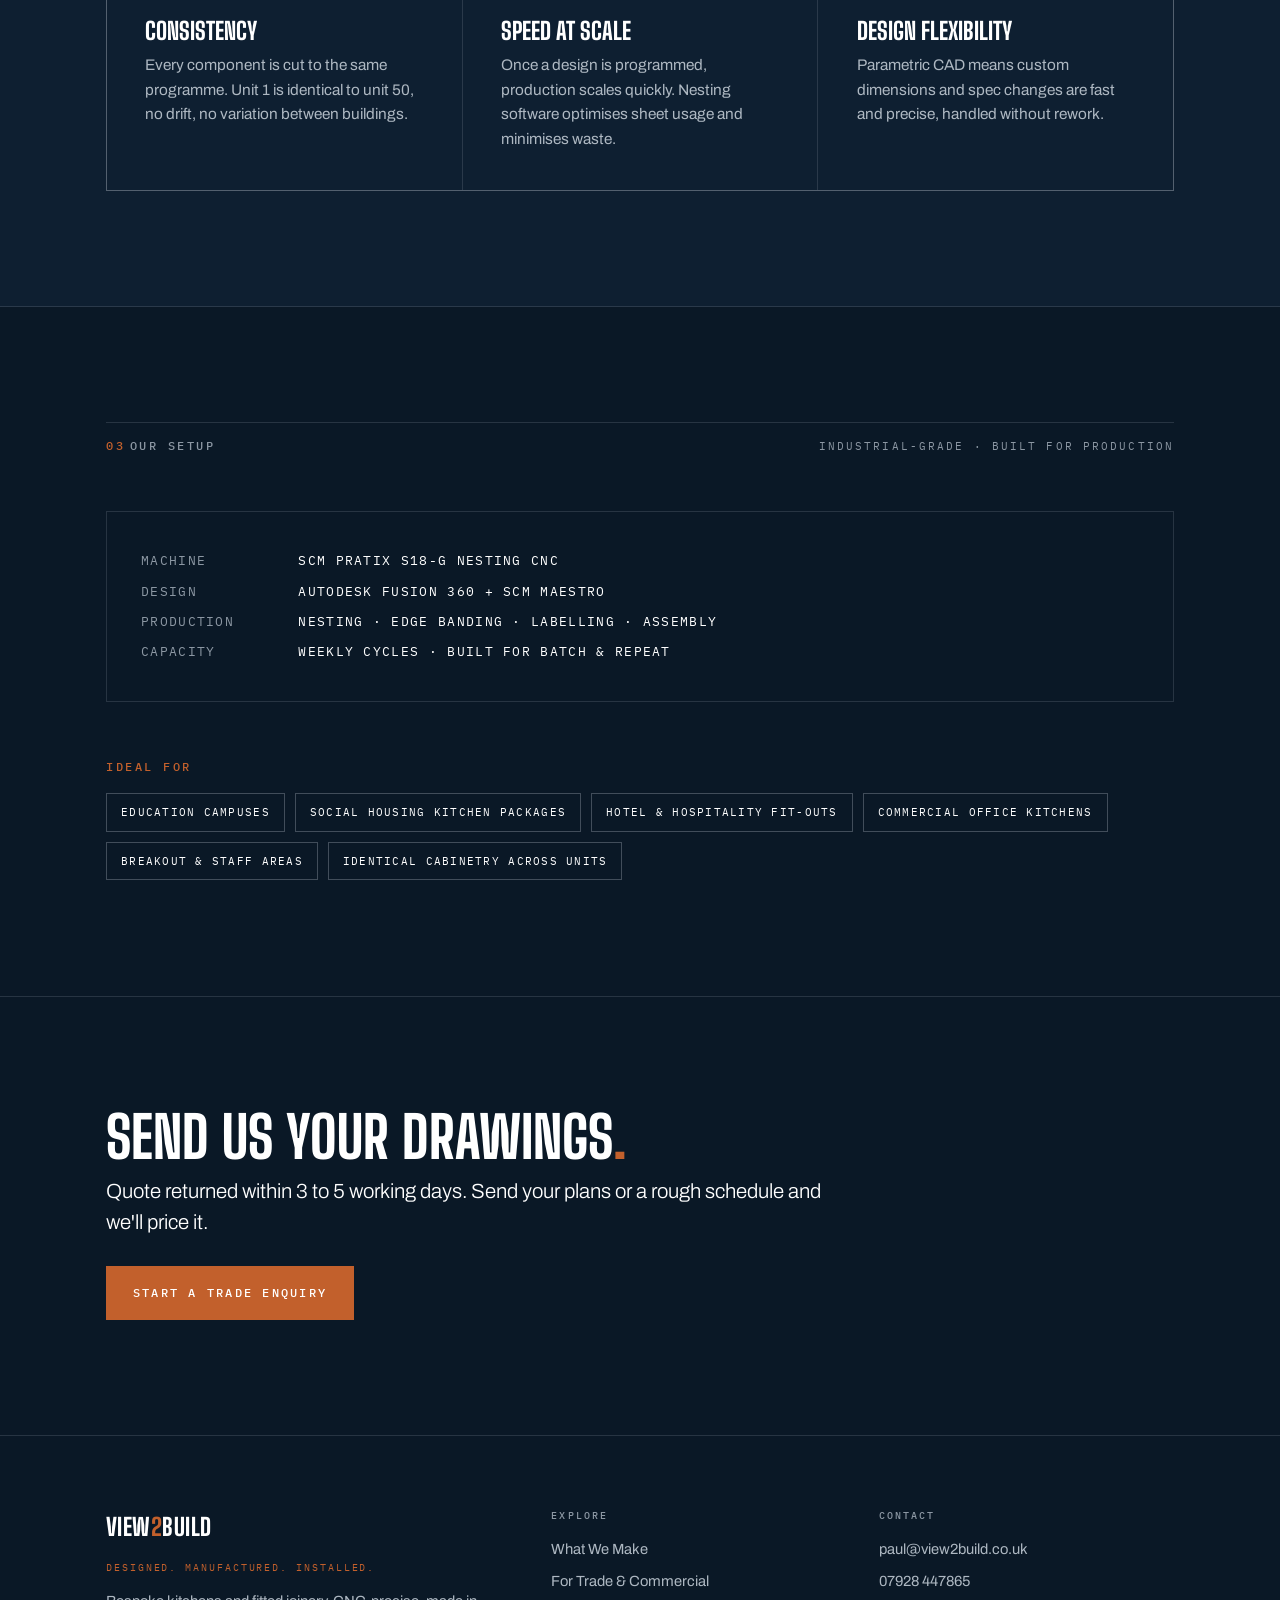
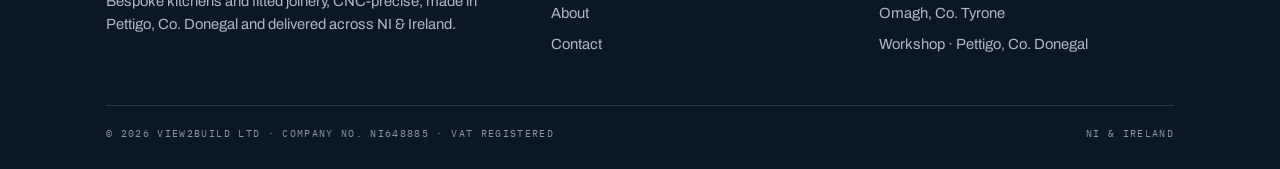
<file: for-trade.html>
<!doctype html>
<html lang="en">
<head>
<meta charset="utf-8">
<meta name="viewport" content="width=device-width, initial-scale=1">
<title>For Trade &amp; Commercial, CNC Cabinetry &amp; Batch Joinery | View2Build</title>
<meta name="description" content="CNC-manufactured kitchen carcasses, fitted furniture and batch/repeat cabinetry for trade, self-build and commercial projects. Send your drawings, quote in 3 to 5 days.">
<link rel="stylesheet" href="css/style.css">
<link rel="canonical" href="https://view2build.co.uk/for-trade.html">
<link rel="icon" href="favicon.svg" type="image/svg+xml">
<meta property="og:type" content="website">
<meta property="og:site_name" content="View2Build">
<meta property="og:title" content="For Trade & Commercial, CNC Cabinetry | View2Build">
<meta property="og:description" content="CNC-manufactured kitchen carcasses, fitted furniture and batch/repeat cabinetry for trade, self-build and commercial projects. Send your drawings, quote in 3 to 5 days.">
<meta property="og:url" content="https://view2build.co.uk/for-trade.html">
<meta property="og:image" content="https://view2build.co.uk/images/hero-kitchen.jpg">
<meta property="og:locale" content="en_GB">
<meta name="twitter:card" content="summary_large_image">
<meta name="twitter:title" content="For Trade & Commercial, CNC Cabinetry | View2Build">
<meta name="twitter:description" content="CNC-manufactured kitchen carcasses, fitted furniture and batch/repeat cabinetry for trade, self-build and commercial projects. Send your drawings, quote in 3 to 5 days.">
<meta name="twitter:image" content="https://view2build.co.uk/images/hero-kitchen.jpg"> </head>
<body> <header class="site-head"><div class="bar"> <a class="brand" href="index.html">VIEW<span class="two">2</span>BUILD</a> <nav class="nav"> <a href="index.html">Home</a> <a href="what-we-make.html">What We Make</a> <a href="for-trade.html" aria-current="page">For Trade</a> <a href="about.html">About</a> <a href="contact.html">Contact</a> <a class="btn fill" href="contact.html">Start your project</a> </nav>
</div></header> <div class="phead"><div class="wrap"> <span class="label"><span class="n">03</span>For trade &amp; commercial</span> <h1>Unit 01. Unit 50. Identical<span class="dot">.</span></h1> <p class="sub lead">CNC-manufactured cabinetry for trade, self-build and commercial projects, designed in Fusion 360, cut on an industrial SCM Pratix. Consistent, repeatable components at scale, for jobs where every piece has to match.</p> <div class="btns" style="margin-top:28px;"><a class="btn fill" href="contact.html">Send us your drawings &rarr;</a></div>
</div></div> <!-- WHAT WE PRODUCE -->
<section> <div class="wrap"> <div class="sechead"><span class="label"><span class="n">01</span>What we produce</span><span class="meta">Direct from the maker</span></div> <div class="stack"> <div class="row"><div class="idx">01</div><h3>Kitchen carcasses</h3><p>Full cabinet sets, base, wall and tall units. CNC-cut, edge-banded and delivered fully assembled, ready to install.</p></div> <div class="row"><div class="idx">02</div><h3>Fitted furniture</h3><p>Reception counters, staff kitchens, storage walls, lab benching and commercial cabinetry, designed to your spec and drawings.</p></div> <div class="row"><div class="idx">03</div><h3>Batch &amp; repeat work</h3><p>Identical components across multiple rooms or buildings, the sweet spot for CNC. Programme once, repeat exactly.</p></div> </div> </div>
</section> <!-- WHY CNC -->
<section class="band"> <div class="wrap"> <div class="sechead" style="border-color:var(--line2);"><span class="label"><span class="n">02</span>Why CNC matters for your project</span><span class="meta">No drift · no rework</span></div> <div class="pillars" style="border-color:var(--line2);"> <div class="pillar" style="background:var(--panel);"><div class="n">01</div><h3>Consistency</h3><p>Every component is cut to the same programme. Unit 1 is identical to unit 50, no drift, no variation between buildings.</p></div> <div class="pillar" style="background:var(--panel);"><div class="n">02</div><h3>Speed at scale</h3><p>Once a design is programmed, production scales quickly. Nesting software optimises sheet usage and minimises waste.</p></div> <div class="pillar" style="background:var(--panel);"><div class="n">03</div><h3>Design flexibility</h3><p>Parametric CAD means custom dimensions and spec changes are fast and precise, handled without rework.</p></div> </div> </div>
</section> <!-- OUR SETUP -->
<section> <div class="wrap"> <div class="sechead"><span class="label"><span class="n">03</span>Our setup</span><span class="meta">Industrial-grade · built for production</span></div> <div class="spec"> <div><span class="k">Machine</span> SCM Pratix S18-G nesting CNC</div> <div><span class="k">Design</span> Autodesk Fusion 360 + SCM Maestro</div> <div><span class="k">Production</span> Nesting · edge banding · labelling · assembly</div> <div><span class="k">Capacity</span> Weekly cycles · built for batch &amp; repeat</div> </div> <div style="margin-top:clamp(34px,5vw,56px);"> <div class="label" style="color:var(--copper);margin-bottom:16px;">Ideal for</div> <div class="tags"> <span class="tag">Education campuses</span> <span class="tag">Social housing kitchen packages</span> <span class="tag">Hotel &amp; hospitality fit-outs</span> <span class="tag">Commercial office kitchens</span> <span class="tag">Breakout &amp; staff areas</span> <span class="tag">Identical cabinetry across units</span> </div> </div> </div>
</section> <section class="cta"> <div class="wrap"> <h2>Send us your drawings<span class="dot">.</span></h2> <p class="sub lead">Quote returned within 3 to 5 working days. Send your plans or a rough schedule and we'll price it.</p> <div class="btns" style="margin-top:28px;"><a class="btn fill" href="contact.html">Start a trade enquiry</a></div> </div>
</section> <footer class="site-foot"><div class="wrap"> <div class="foot-grid"> <div class="col"> <div class="brand">VIEW<span class="two">2</span>BUILD</div> <p class="pm" style="font-size:.6rem;letter-spacing:.2em;color:var(--copper);margin-bottom:14px;">DESIGNED. MANUFACTURED. INSTALLED.</p> <p>Bespoke kitchens and fitted joinery, CNC-precise, made in Pettigo, Co. Donegal and delivered across NI &amp; Ireland.</p> </div> <div class="col"><h4>Explore</h4> <a href="what-we-make.html">What We Make</a><a href="for-trade.html">For Trade &amp; Commercial</a><a href="about.html">About</a><a href="contact.html">Contact</a> </div> <div class="col"><h4>Contact</h4> <a href="mailto:paul@view2build.co.uk">paul@view2build.co.uk</a><a href="tel:+447928447865">07928 447865</a> <p>Omagh, Co. Tyrone</p><p>Workshop · Pettigo, Co. Donegal</p> </div> </div> <div class="foot-base"><span>© 2026 View2Build Ltd · Company No. NI648885 · VAT Registered</span><span>NI &amp; Ireland</span></div>
</div></footer> </body>
</html>
</file>
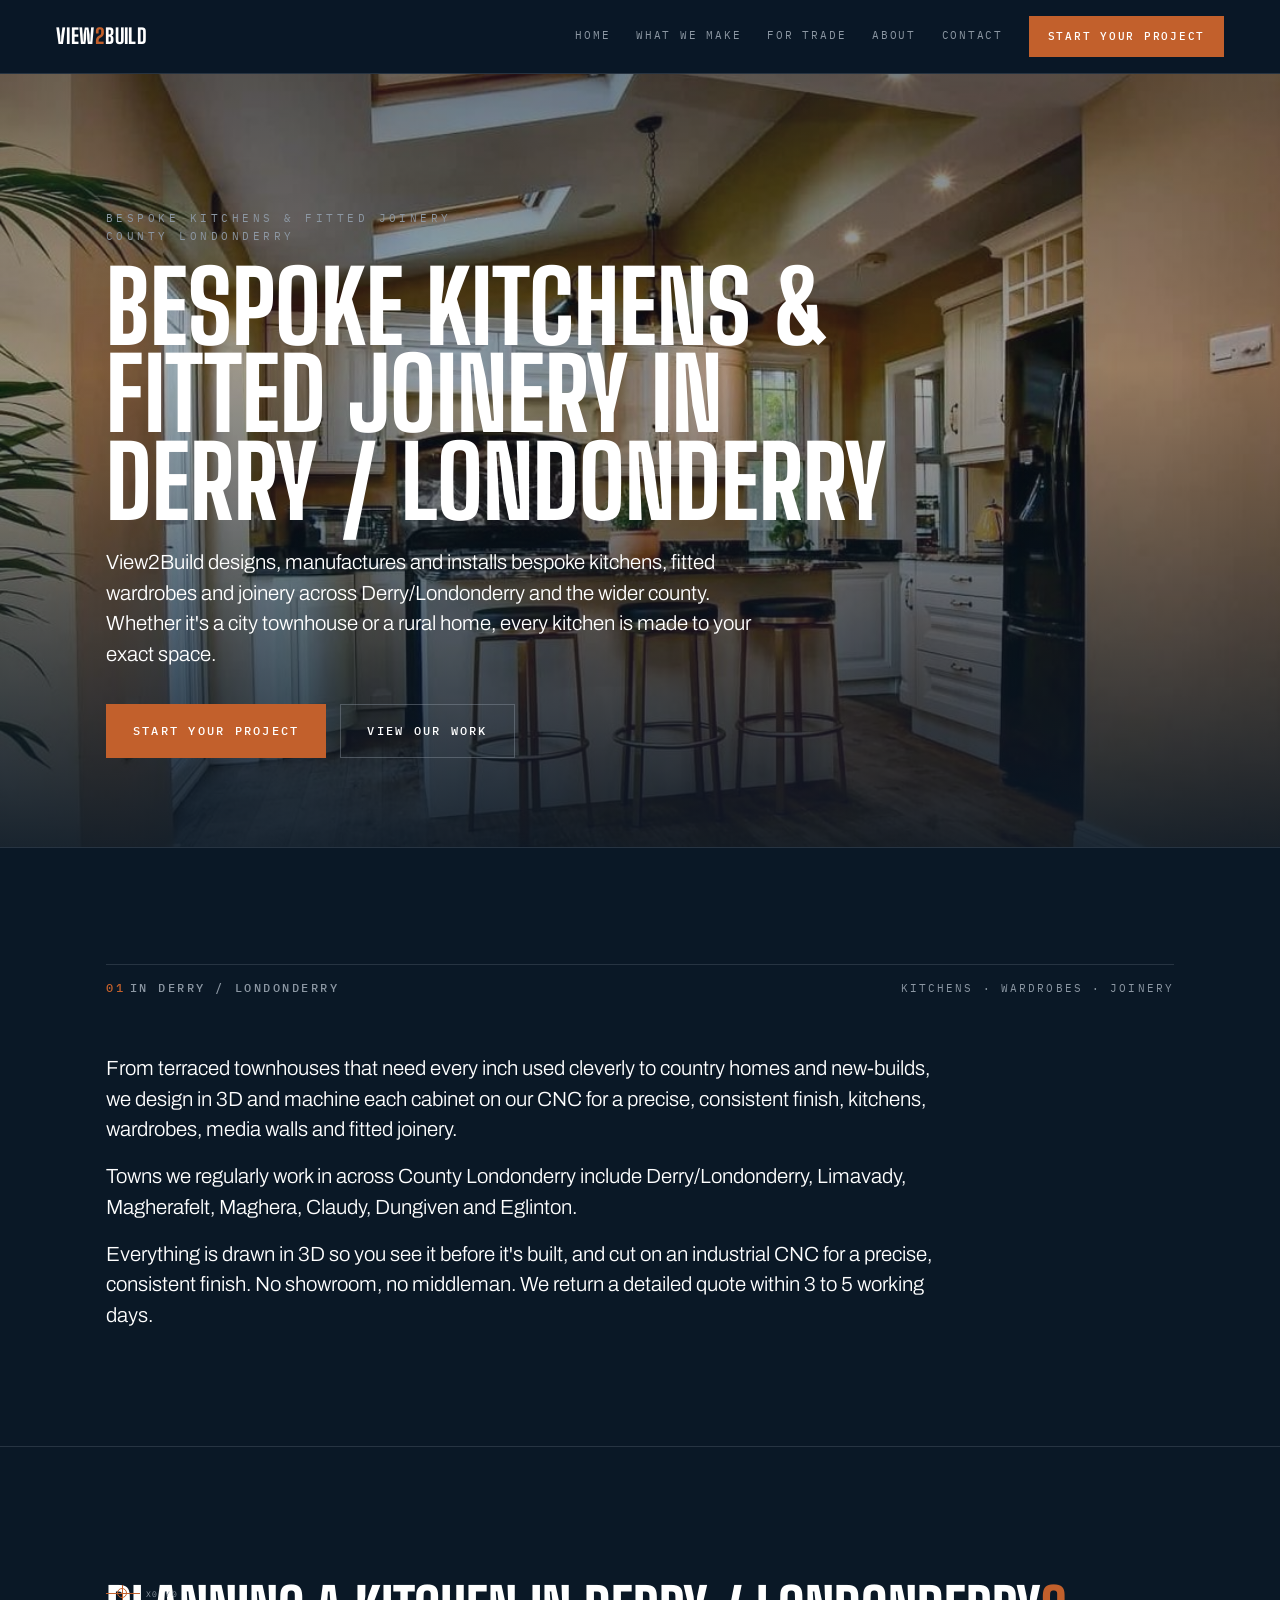
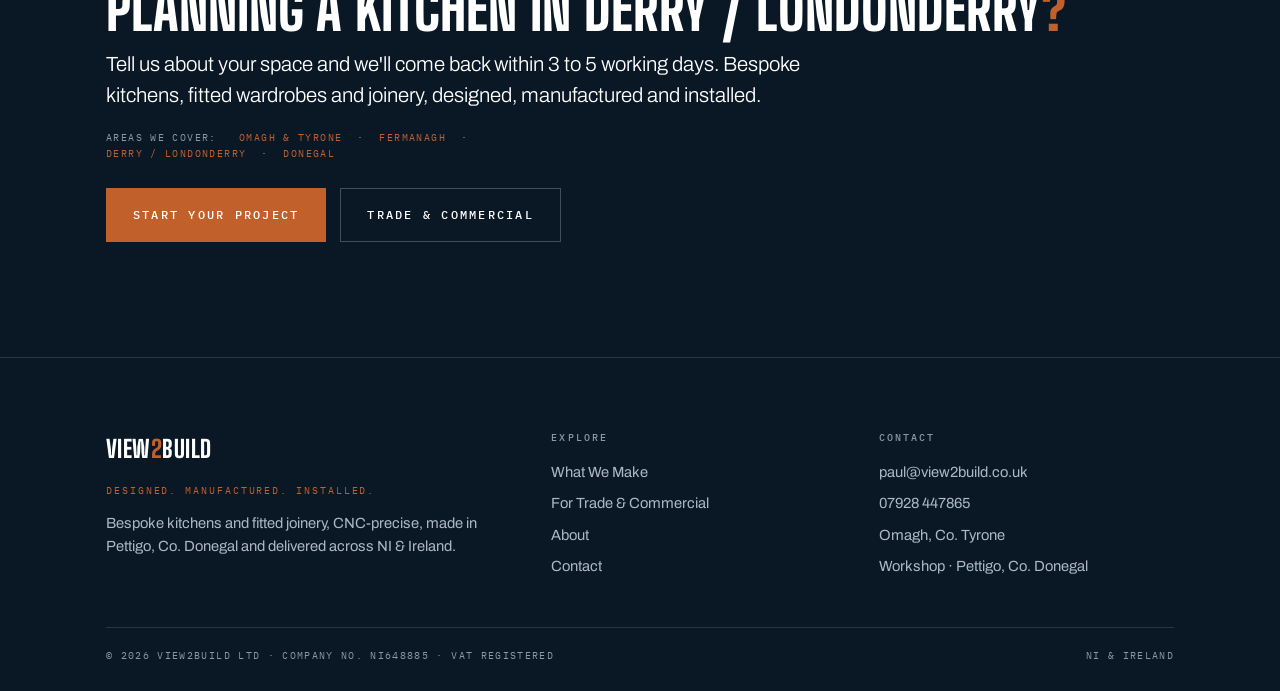
<file: kitchens-derry.html>
<!doctype html>
<html lang="en">
<head>
<meta charset="utf-8">
<meta name="viewport" content="width=device-width, initial-scale=1">
<title>Bespoke Kitchens in Derry / Londonderry | View2Build</title>
<meta name="description" content="Bespoke kitchens, fitted wardrobes and joinery across Derry/Londonderry and Co. Londonderry, CNC-precise, designed, manufactured and installed. Quotes in 3 to 5 working days.">
<link rel="stylesheet" href="css/style.css">
<link rel="canonical" href="https://view2build.co.uk/kitchens-derry.html">
<link rel="icon" href="favicon.svg" type="image/svg+xml">
<meta property="og:type" content="website">
<meta property="og:site_name" content="View2Build">
<meta property="og:title" content="Bespoke Kitchens in Derry / Londonderry | View2Build">
<meta property="og:description" content="Bespoke kitchens, fitted wardrobes and joinery across Derry/Londonderry and Co. Londonderry, CNC-precise, designed, manufactured and installed. Quotes in 3 to 5 working days.">
<meta property="og:url" content="https://view2build.co.uk/kitchens-derry.html">
<meta property="og:image" content="https://view2build.co.uk/images/kitchen-belfast.jpg">
<meta property="og:locale" content="en_GB">
<meta name="twitter:card" content="summary_large_image">
<script type="application/ld+json">
{"@context":"https://schema.org","@type":"Service","name":"Bespoke kitchens & fitted joinery in County Londonderry","serviceType":"Bespoke kitchen design, manufacture and installation","provider":{"@id":"https://view2build.co.uk/#business"},"areaServed":{"@type":"AdministrativeArea","name":"County Londonderry"},"url":"https://view2build.co.uk/kitchens-derry.html","description":"Bespoke kitchens, fitted wardrobes and joinery across Derry/Londonderry and Co. Londonderry, CNC-precise, designed, manufactured and installed. Quotes in 3 to 5 working days."}
</script>
</head>
<body>
<header class="site-head"><div class="bar"> <a class="brand" href="index.html">VIEW<span class="two">2</span>BUILD</a> <nav class="nav"> <a href="index.html">Home</a> <a href="what-we-make.html">What We Make</a> <a href="for-trade.html">For Trade</a> <a href="about.html">About</a> <a href="contact.html">Contact</a> <a class="btn fill" href="contact.html">Start your project</a> </nav>
</div></header> <section class="hero" style="padding:0;"> <img class="bg" src="images/kitchen-belfast.jpg" alt="Traditional cream bespoke kitchen with curved doors by View2Build"> <div class="scrim"></div> <div class="inner"> <p class="eyebrow">Bespoke kitchens &amp; fitted joinery &nbsp;·&nbsp; County Londonderry</p> <h1 style="margin-top:18px;">Bespoke kitchens &amp; fitted joinery in Derry / Londonderry</h1> <p class="sub lead">View2Build designs, manufactures and installs bespoke kitchens, fitted wardrobes and joinery across Derry/Londonderry and the wider county. Whether it's a city townhouse or a rural home, every kitchen is made to your exact space.</p> <div class="btns"> <a class="btn fill" href="contact.html">Start your project</a> <a class="btn line" href="what-we-make.html">View our work</a> </div> </div>
</section> <section><div class="wrap"> <div class="sechead"><span class="label"><span class="n">01</span>In Derry / Londonderry</span><span class="meta">Kitchens · Wardrobes · Joinery</span></div> <p class="sub lead" style="max-width:840px;">From terraced townhouses that need every inch used cleverly to country homes and new-builds, we design in 3D and machine each cabinet on our CNC for a precise, consistent finish, kitchens, wardrobes, media walls and fitted joinery.</p> <p class="sub lead" style="max-width:840px;margin-top:16px;">Towns we regularly work in across County Londonderry include Derry/Londonderry, Limavady, Magherafelt, Maghera, Claudy, Dungiven and Eglinton.</p> <p class="sub lead" style="max-width:840px;margin-top:16px;">Everything is drawn in 3D so you see it before it's built, and cut on an industrial CNC for a precise, consistent finish. No showroom, no middleman. We return a detailed quote within 3 to 5 working days.</p>
</div></section> <section class="cta"><div class="wrap"> <span class="datum"><span class="ring"></span><span class="lab">X0 Y0</span></span> <h2 style="margin-top:22px;">Planning a kitchen in Derry / Londonderry<span class="dot">?</span></h2> <p class="sub lead">Tell us about your space and we'll come back within 3 to 5 working days. Bespoke kitchens, fitted wardrobes and joinery, designed, manufactured and installed.</p> <p class="pm" style="font-size:.62rem;letter-spacing:.14em;color:var(--steel,#8C97A3);margin-top:20px;">AREAS WE COVER: &nbsp; <a href="kitchens-omagh-tyrone.html" style="color:var(--copper,#C2602C);">Omagh &amp; Tyrone</a> &nbsp;·&nbsp; <a href="kitchens-fermanagh.html" style="color:var(--copper,#C2602C);">Fermanagh</a> &nbsp;·&nbsp; <a href="kitchens-derry.html" style="color:var(--copper,#C2602C);">Derry / Londonderry</a> &nbsp;·&nbsp; <a href="kitchens-donegal.html" style="color:var(--copper,#C2602C);">Donegal</a> </p> <div class="btns" style="margin-top:26px;"> <a class="btn fill" href="contact.html">Start your project</a> <a class="btn line" href="for-trade.html">Trade &amp; commercial</a> </div>
</div></section> <footer class="site-foot"><div class="wrap"> <div class="foot-grid"> <div class="col"> <div class="brand">VIEW<span class="two">2</span>BUILD</div> <p class="pm" style="font-size:.6rem;letter-spacing:.2em;color:var(--copper);margin-bottom:14px;">DESIGNED. MANUFACTURED. INSTALLED.</p> <p>Bespoke kitchens and fitted joinery, CNC-precise, made in Pettigo, Co. Donegal and delivered across NI &amp; Ireland.</p> </div> <div class="col"> <h4>Explore</h4> <a href="what-we-make.html">What We Make</a> <a href="for-trade.html">For Trade &amp; Commercial</a> <a href="about.html">About</a> <a href="contact.html">Contact</a> </div> <div class="col"> <h4>Contact</h4> <a href="mailto:paul@view2build.co.uk">paul@view2build.co.uk</a> <a href="tel:+447928447865">07928 447865</a> <p>Omagh, Co. Tyrone</p> <p>Workshop · Pettigo, Co. Donegal</p> </div> </div> <div class="foot-base"> <span>© 2026 View2Build Ltd · Company No. NI648885 · VAT Registered</span> <span>NI &amp; Ireland</span> </div>
</div></footer>
</body>
</html>
</file>
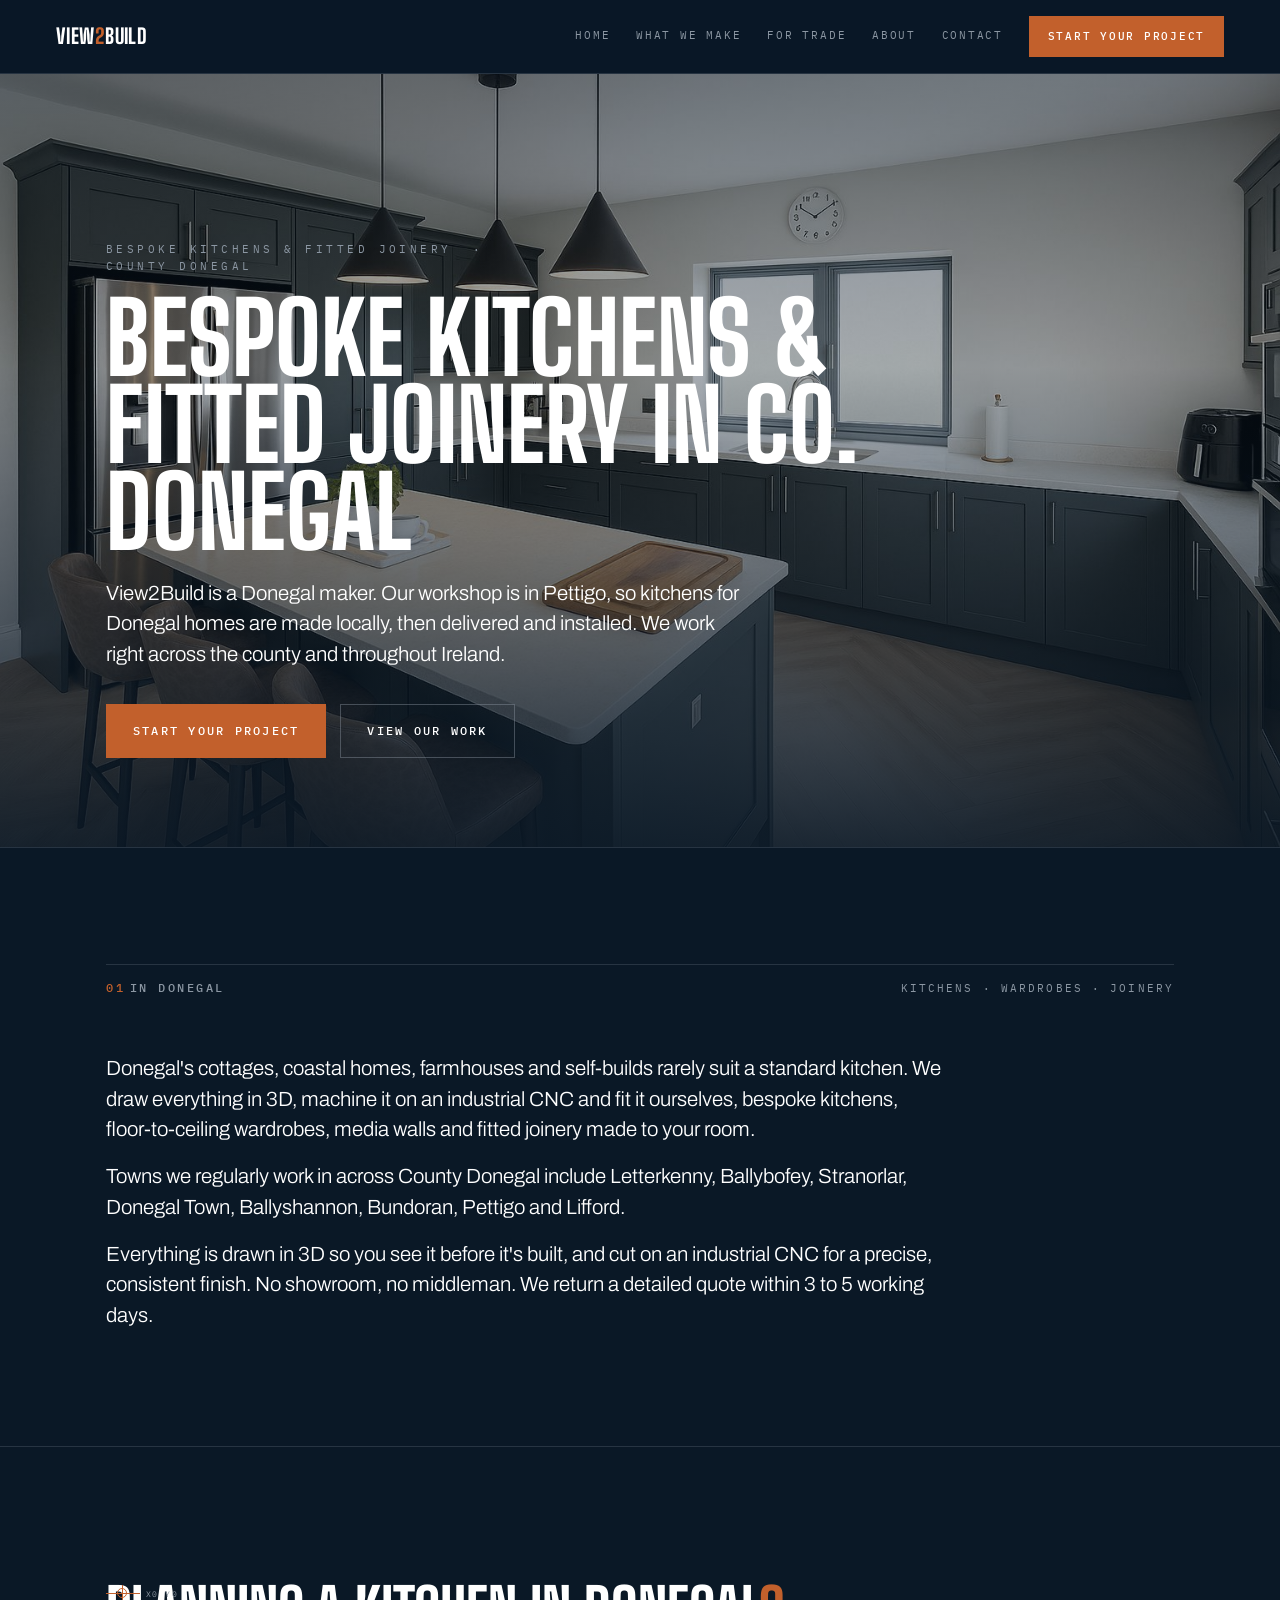
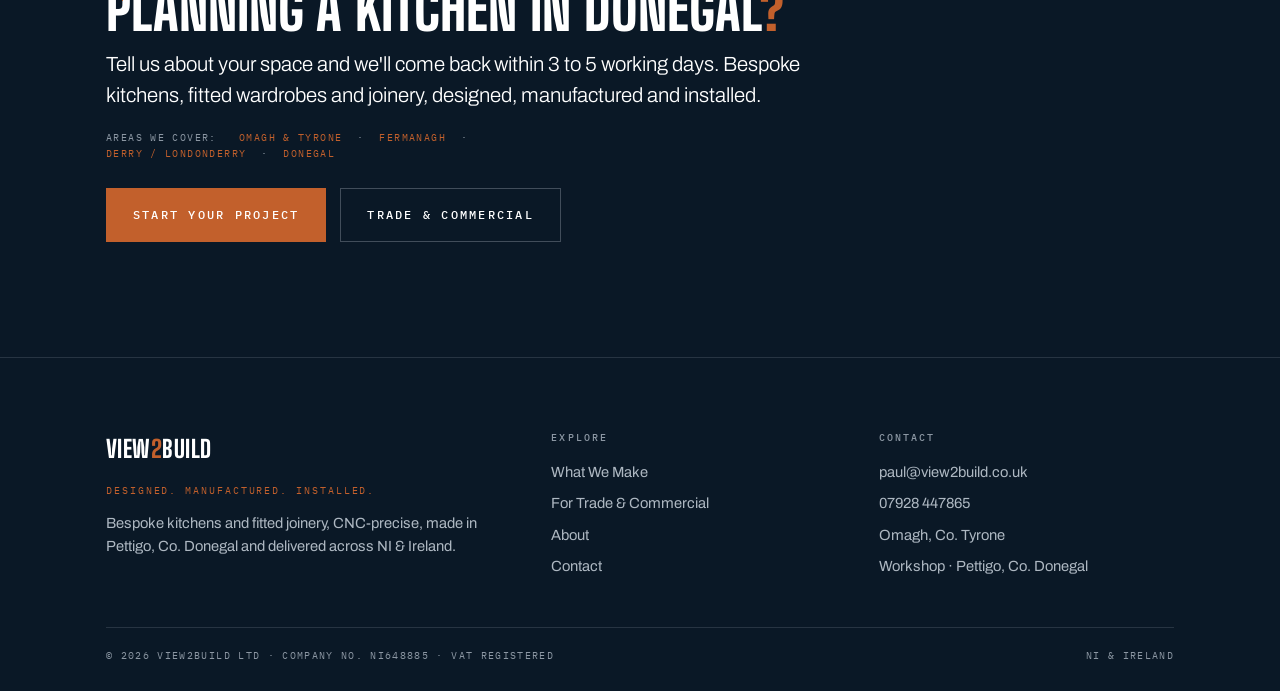
<file: kitchens-donegal.html>
<!doctype html>
<html lang="en">
<head>
<meta charset="utf-8">
<meta name="viewport" content="width=device-width, initial-scale=1">
<title>Bespoke Kitchens in Co. Donegal | View2Build</title>
<meta name="description" content="Bespoke kitchens, fitted wardrobes and joinery across Co. Donegal, made in our Pettigo workshop, then delivered and installed. CNC-precise. Quotes in 3 to 5 working days.">
<link rel="stylesheet" href="css/style.css">
<link rel="canonical" href="https://view2build.co.uk/kitchens-donegal.html">
<link rel="icon" href="favicon.svg" type="image/svg+xml">
<meta property="og:type" content="website">
<meta property="og:site_name" content="View2Build">
<meta property="og:title" content="Bespoke Kitchens in Co. Donegal | View2Build">
<meta property="og:description" content="Bespoke kitchens, fitted wardrobes and joinery across Co. Donegal, made in our Pettigo workshop, then delivered and installed. CNC-precise. Quotes in 3 to 5 working days.">
<meta property="og:url" content="https://view2build.co.uk/kitchens-donegal.html">
<meta property="og:image" content="https://view2build.co.uk/images/hero-kitchen.jpg">
<meta property="og:locale" content="en_GB">
<meta name="twitter:card" content="summary_large_image">
<script type="application/ld+json">
{"@context":"https://schema.org","@type":"Service","name":"Bespoke kitchens & fitted joinery in County Donegal","serviceType":"Bespoke kitchen design, manufacture and installation","provider":{"@id":"https://view2build.co.uk/#business"},"areaServed":{"@type":"AdministrativeArea","name":"County Donegal"},"url":"https://view2build.co.uk/kitchens-donegal.html","description":"Bespoke kitchens, fitted wardrobes and joinery across Co. Donegal, made in our Pettigo workshop, then delivered and installed. CNC-precise. Quotes in 3 to 5 working days."}
</script>
</head>
<body>
<header class="site-head"><div class="bar"> <a class="brand" href="index.html">VIEW<span class="two">2</span>BUILD</a> <nav class="nav"> <a href="index.html">Home</a> <a href="what-we-make.html">What We Make</a> <a href="for-trade.html">For Trade</a> <a href="about.html">About</a> <a href="contact.html">Contact</a> <a class="btn fill" href="contact.html">Start your project</a> </nav>
</div></header> <section class="hero" style="padding:0;"> <img class="bg" src="images/hero-kitchen.jpg" alt="Bespoke dark green shaker kitchen made in Co. Donegal by View2Build"> <div class="scrim"></div> <div class="inner"> <p class="eyebrow">Bespoke kitchens &amp; fitted joinery &nbsp;·&nbsp; County Donegal</p> <h1 style="margin-top:18px;">Bespoke kitchens &amp; fitted joinery in Co. Donegal</h1> <p class="sub lead">View2Build is a Donegal maker. Our workshop is in Pettigo, so kitchens for Donegal homes are made locally, then delivered and installed. We work right across the county and throughout Ireland.</p> <div class="btns"> <a class="btn fill" href="contact.html">Start your project</a> <a class="btn line" href="what-we-make.html">View our work</a> </div> </div>
</section> <section><div class="wrap"> <div class="sechead"><span class="label"><span class="n">01</span>In Donegal</span><span class="meta">Kitchens · Wardrobes · Joinery</span></div> <p class="sub lead" style="max-width:840px;">Donegal's cottages, coastal homes, farmhouses and self-builds rarely suit a standard kitchen. We draw everything in 3D, machine it on an industrial CNC and fit it ourselves, bespoke kitchens, floor-to-ceiling wardrobes, media walls and fitted joinery made to your room.</p> <p class="sub lead" style="max-width:840px;margin-top:16px;">Towns we regularly work in across County Donegal include Letterkenny, Ballybofey, Stranorlar, Donegal Town, Ballyshannon, Bundoran, Pettigo and Lifford.</p> <p class="sub lead" style="max-width:840px;margin-top:16px;">Everything is drawn in 3D so you see it before it's built, and cut on an industrial CNC for a precise, consistent finish. No showroom, no middleman. We return a detailed quote within 3 to 5 working days.</p>
</div></section> <section class="cta"><div class="wrap"> <span class="datum"><span class="ring"></span><span class="lab">X0 Y0</span></span> <h2 style="margin-top:22px;">Planning a kitchen in Donegal<span class="dot">?</span></h2> <p class="sub lead">Tell us about your space and we'll come back within 3 to 5 working days. Bespoke kitchens, fitted wardrobes and joinery, designed, manufactured and installed.</p> <p class="pm" style="font-size:.62rem;letter-spacing:.14em;color:var(--steel,#8C97A3);margin-top:20px;">AREAS WE COVER: &nbsp; <a href="kitchens-omagh-tyrone.html" style="color:var(--copper,#C2602C);">Omagh &amp; Tyrone</a> &nbsp;·&nbsp; <a href="kitchens-fermanagh.html" style="color:var(--copper,#C2602C);">Fermanagh</a> &nbsp;·&nbsp; <a href="kitchens-derry.html" style="color:var(--copper,#C2602C);">Derry / Londonderry</a> &nbsp;·&nbsp; <a href="kitchens-donegal.html" style="color:var(--copper,#C2602C);">Donegal</a> </p> <div class="btns" style="margin-top:26px;"> <a class="btn fill" href="contact.html">Start your project</a> <a class="btn line" href="for-trade.html">Trade &amp; commercial</a> </div>
</div></section> <footer class="site-foot"><div class="wrap"> <div class="foot-grid"> <div class="col"> <div class="brand">VIEW<span class="two">2</span>BUILD</div> <p class="pm" style="font-size:.6rem;letter-spacing:.2em;color:var(--copper);margin-bottom:14px;">DESIGNED. MANUFACTURED. INSTALLED.</p> <p>Bespoke kitchens and fitted joinery, CNC-precise, made in Pettigo, Co. Donegal and delivered across NI &amp; Ireland.</p> </div> <div class="col"> <h4>Explore</h4> <a href="what-we-make.html">What We Make</a> <a href="for-trade.html">For Trade &amp; Commercial</a> <a href="about.html">About</a> <a href="contact.html">Contact</a> </div> <div class="col"> <h4>Contact</h4> <a href="mailto:paul@view2build.co.uk">paul@view2build.co.uk</a> <a href="tel:+447928447865">07928 447865</a> <p>Omagh, Co. Tyrone</p> <p>Workshop · Pettigo, Co. Donegal</p> </div> </div> <div class="foot-base"> <span>© 2026 View2Build Ltd · Company No. NI648885 · VAT Registered</span> <span>NI &amp; Ireland</span> </div>
</div></footer>
</body>
</html>
</file>
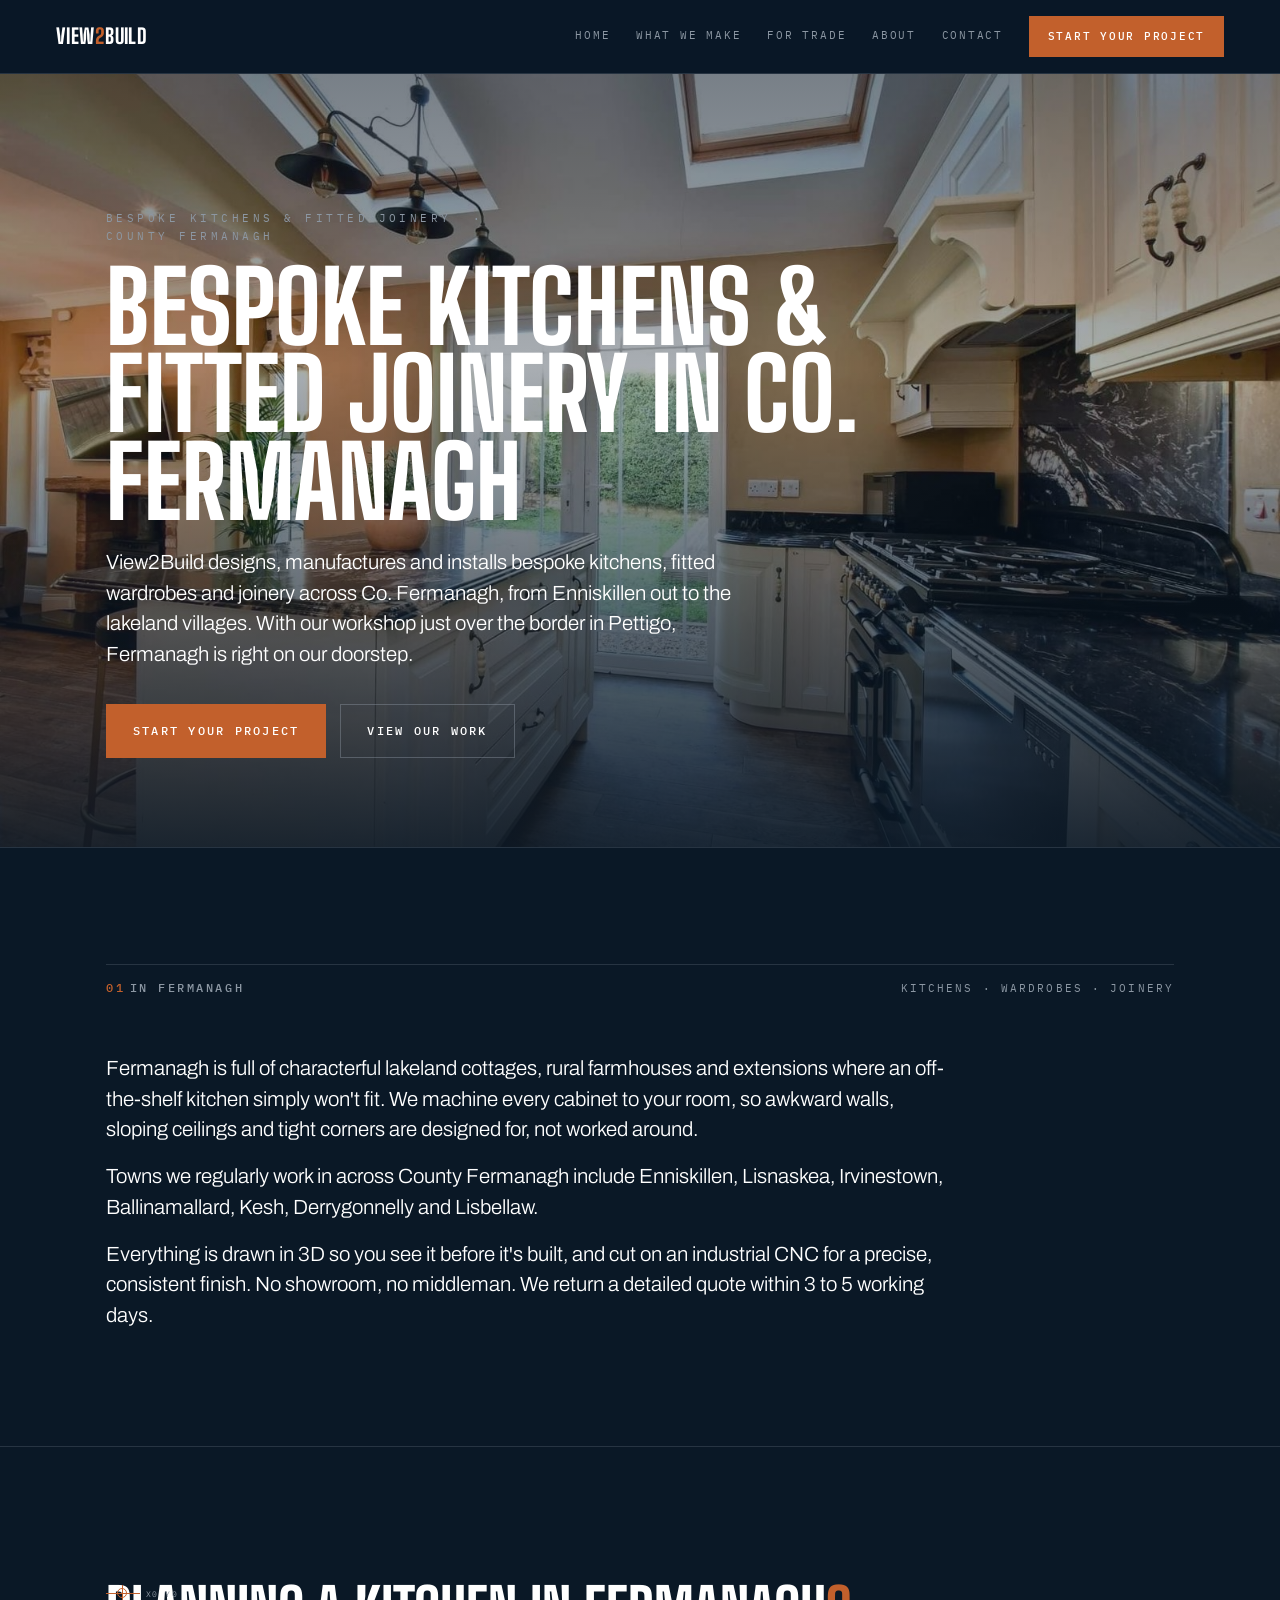
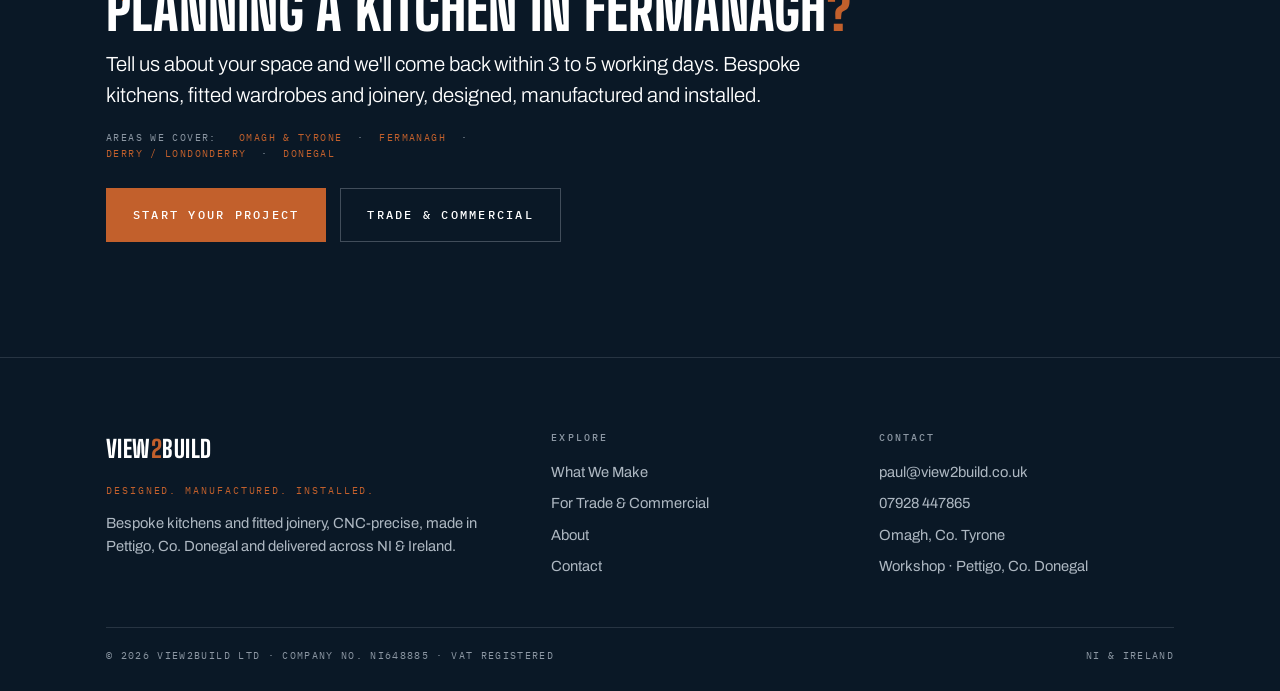
<file: kitchens-fermanagh.html>
<!doctype html>
<html lang="en">
<head>
<meta charset="utf-8">
<meta name="viewport" content="width=device-width, initial-scale=1">
<title>Bespoke Kitchens in Co. Fermanagh | View2Build</title>
<meta name="description" content="Bespoke kitchens, fitted wardrobes and joinery across Co. Fermanagh, CNC-precise, designed, manufactured and installed. Quotes in 3 to 5 working days.">
<link rel="stylesheet" href="css/style.css">
<link rel="canonical" href="https://view2build.co.uk/kitchens-fermanagh.html">
<link rel="icon" href="favicon.svg" type="image/svg+xml">
<meta property="og:type" content="website">
<meta property="og:site_name" content="View2Build">
<meta property="og:title" content="Bespoke Kitchens in Co. Fermanagh | View2Build">
<meta property="og:description" content="Bespoke kitchens, fitted wardrobes and joinery across Co. Fermanagh, CNC-precise, designed, manufactured and installed. Quotes in 3 to 5 working days.">
<meta property="og:url" content="https://view2build.co.uk/kitchens-fermanagh.html">
<meta property="og:image" content="https://view2build.co.uk/images/kitchen-pettigo.jpg">
<meta property="og:locale" content="en_GB">
<meta name="twitter:card" content="summary_large_image">
<script type="application/ld+json">
{"@context":"https://schema.org","@type":"Service","name":"Bespoke kitchens & fitted joinery in County Fermanagh","serviceType":"Bespoke kitchen design, manufacture and installation","provider":{"@id":"https://view2build.co.uk/#business"},"areaServed":{"@type":"AdministrativeArea","name":"County Fermanagh"},"url":"https://view2build.co.uk/kitchens-fermanagh.html","description":"Bespoke kitchens, fitted wardrobes and joinery across Co. Fermanagh, CNC-precise, designed, manufactured and installed. Quotes in 3 to 5 working days."}
</script>
</head>
<body>
<header class="site-head"><div class="bar"> <a class="brand" href="index.html">VIEW<span class="two">2</span>BUILD</a> <nav class="nav"> <a href="index.html">Home</a> <a href="what-we-make.html">What We Make</a> <a href="for-trade.html">For Trade</a> <a href="about.html">About</a> <a href="contact.html">Contact</a> <a class="btn fill" href="contact.html">Start your project</a> </nav>
</div></header> <section class="hero" style="padding:0;"> <img class="bg" src="images/kitchen-belfast-2.jpg" alt="Bespoke cream shaker kitchen for a Co. Fermanagh home by View2Build"> <div class="scrim"></div> <div class="inner"> <p class="eyebrow">Bespoke kitchens &amp; fitted joinery &nbsp;·&nbsp; County Fermanagh</p> <h1 style="margin-top:18px;">Bespoke kitchens &amp; fitted joinery in Co. Fermanagh</h1> <p class="sub lead">View2Build designs, manufactures and installs bespoke kitchens, fitted wardrobes and joinery across Co. Fermanagh, from Enniskillen out to the lakeland villages. With our workshop just over the border in Pettigo, Fermanagh is right on our doorstep.</p> <div class="btns"> <a class="btn fill" href="contact.html">Start your project</a> <a class="btn line" href="what-we-make.html">View our work</a> </div> </div>
</section> <section><div class="wrap"> <div class="sechead"><span class="label"><span class="n">01</span>In Fermanagh</span><span class="meta">Kitchens · Wardrobes · Joinery</span></div> <p class="sub lead" style="max-width:840px;">Fermanagh is full of characterful lakeland cottages, rural farmhouses and extensions where an off-the-shelf kitchen simply won't fit. We machine every cabinet to your room, so awkward walls, sloping ceilings and tight corners are designed for, not worked around.</p> <p class="sub lead" style="max-width:840px;margin-top:16px;">Towns we regularly work in across County Fermanagh include Enniskillen, Lisnaskea, Irvinestown, Ballinamallard, Kesh, Derrygonnelly and Lisbellaw.</p> <p class="sub lead" style="max-width:840px;margin-top:16px;">Everything is drawn in 3D so you see it before it's built, and cut on an industrial CNC for a precise, consistent finish. No showroom, no middleman. We return a detailed quote within 3 to 5 working days.</p>
</div></section> <section class="cta"><div class="wrap"> <span class="datum"><span class="ring"></span><span class="lab">X0 Y0</span></span> <h2 style="margin-top:22px;">Planning a kitchen in Fermanagh<span class="dot">?</span></h2> <p class="sub lead">Tell us about your space and we'll come back within 3 to 5 working days. Bespoke kitchens, fitted wardrobes and joinery, designed, manufactured and installed.</p> <p class="pm" style="font-size:.62rem;letter-spacing:.14em;color:var(--steel,#8C97A3);margin-top:20px;">AREAS WE COVER: &nbsp; <a href="kitchens-omagh-tyrone.html" style="color:var(--copper,#C2602C);">Omagh &amp; Tyrone</a> &nbsp;·&nbsp; <a href="kitchens-fermanagh.html" style="color:var(--copper,#C2602C);">Fermanagh</a> &nbsp;·&nbsp; <a href="kitchens-derry.html" style="color:var(--copper,#C2602C);">Derry / Londonderry</a> &nbsp;·&nbsp; <a href="kitchens-donegal.html" style="color:var(--copper,#C2602C);">Donegal</a> </p> <div class="btns" style="margin-top:26px;"> <a class="btn fill" href="contact.html">Start your project</a> <a class="btn line" href="for-trade.html">Trade &amp; commercial</a> </div>
</div></section> <footer class="site-foot"><div class="wrap"> <div class="foot-grid"> <div class="col"> <div class="brand">VIEW<span class="two">2</span>BUILD</div> <p class="pm" style="font-size:.6rem;letter-spacing:.2em;color:var(--copper);margin-bottom:14px;">DESIGNED. MANUFACTURED. INSTALLED.</p> <p>Bespoke kitchens and fitted joinery, CNC-precise, made in Pettigo, Co. Donegal and delivered across NI &amp; Ireland.</p> </div> <div class="col"> <h4>Explore</h4> <a href="what-we-make.html">What We Make</a> <a href="for-trade.html">For Trade &amp; Commercial</a> <a href="about.html">About</a> <a href="contact.html">Contact</a> </div> <div class="col"> <h4>Contact</h4> <a href="mailto:paul@view2build.co.uk">paul@view2build.co.uk</a> <a href="tel:+447928447865">07928 447865</a> <p>Omagh, Co. Tyrone</p> <p>Workshop · Pettigo, Co. Donegal</p> </div> </div> <div class="foot-base"> <span>© 2026 View2Build Ltd · Company No. NI648885 · VAT Registered</span> <span>NI &amp; Ireland</span> </div>
</div></footer>
</body>
</html>
</file>
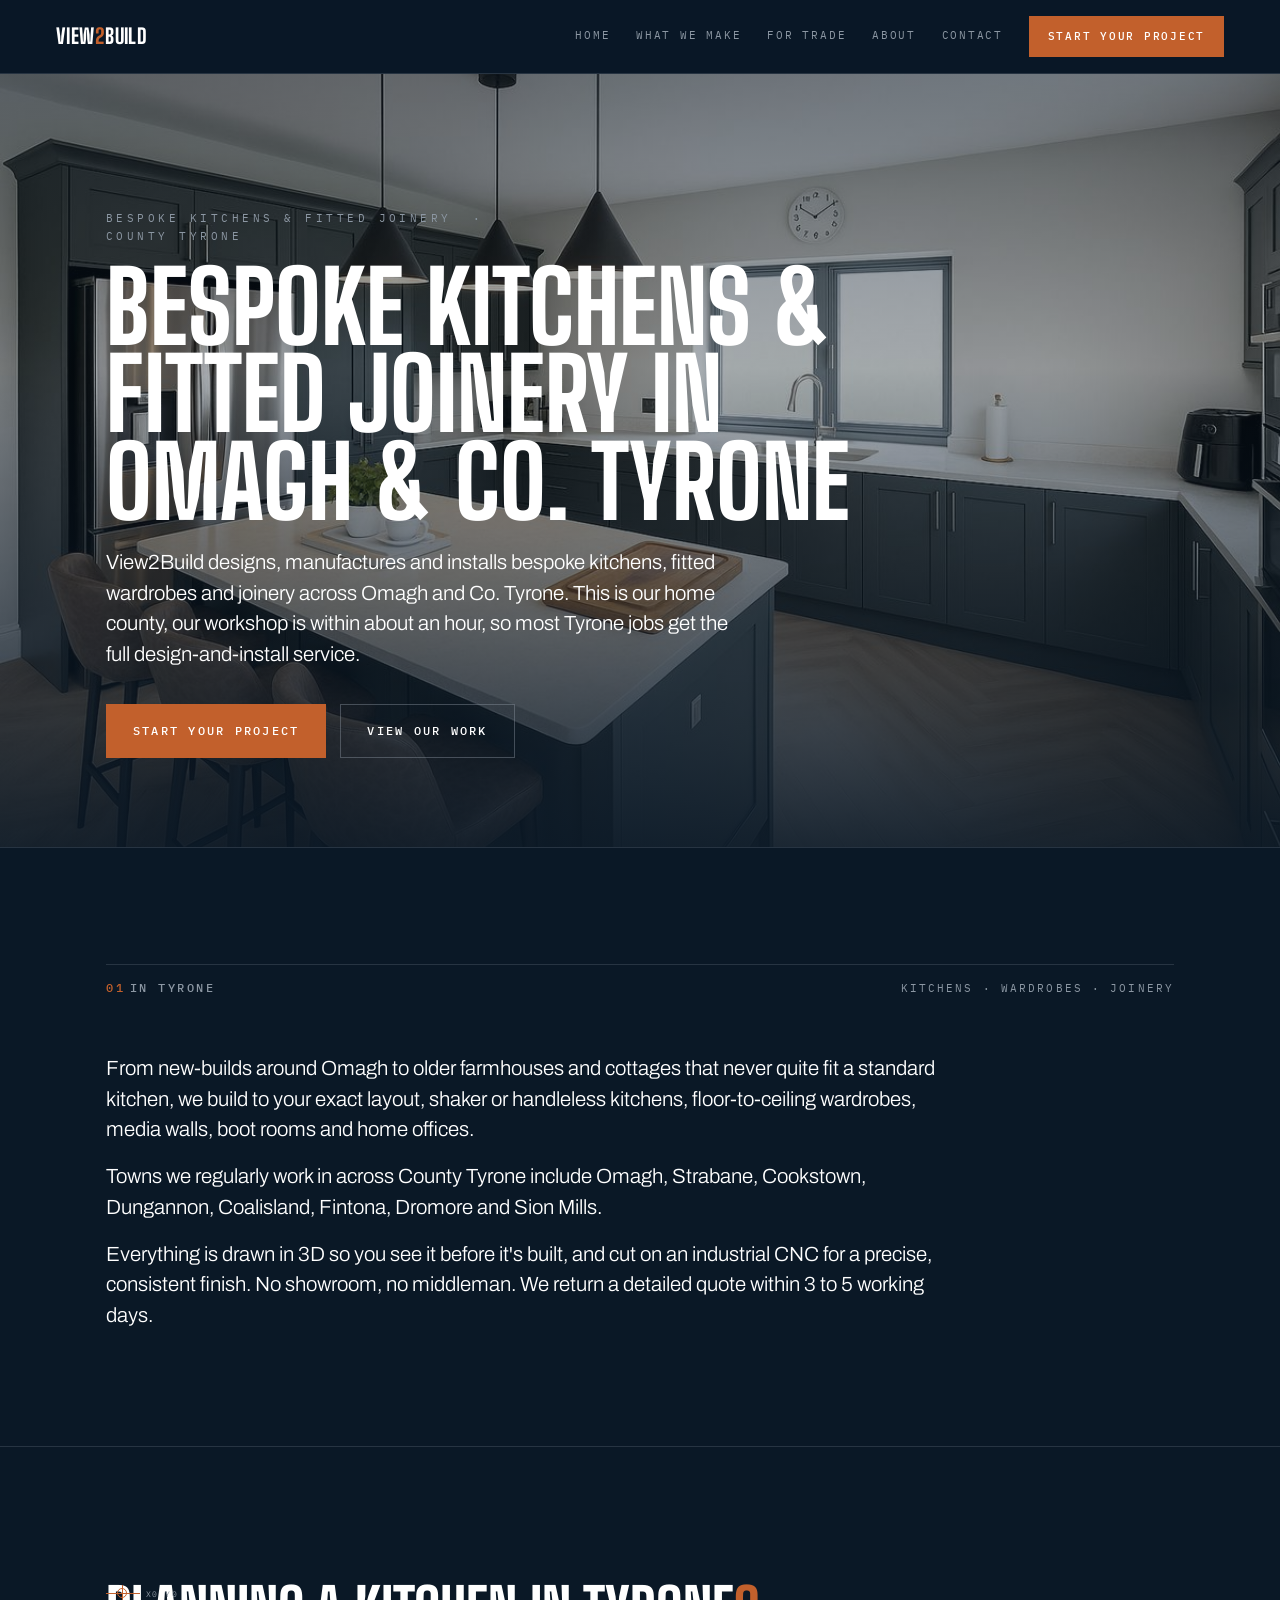
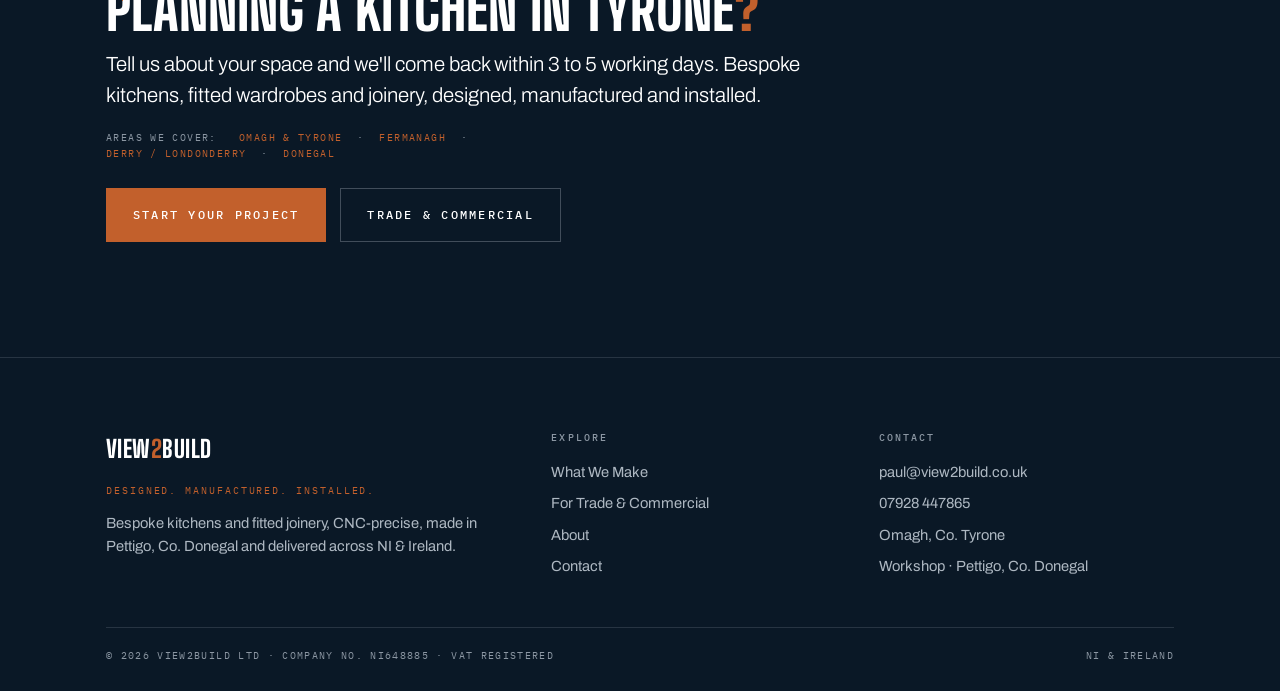
<file: kitchens-omagh-tyrone.html>
<!doctype html>
<html lang="en">
<head>
<meta charset="utf-8">
<meta name="viewport" content="width=device-width, initial-scale=1">
<title>Bespoke Kitchens in Omagh & Co. Tyrone | View2Build</title>
<meta name="description" content="Bespoke kitchens, fitted wardrobes and joinery in Omagh and across Co. Tyrone, CNC-precise, designed, manufactured and installed. Quotes in 3 to 5 working days.">
<link rel="stylesheet" href="css/style.css">
<link rel="canonical" href="https://view2build.co.uk/kitchens-omagh-tyrone.html">
<link rel="icon" href="favicon.svg" type="image/svg+xml">
<meta property="og:type" content="website">
<meta property="og:site_name" content="View2Build">
<meta property="og:title" content="Bespoke Kitchens in Omagh & Co. Tyrone | View2Build">
<meta property="og:description" content="Bespoke kitchens, fitted wardrobes and joinery in Omagh and across Co. Tyrone, CNC-precise, designed, manufactured and installed. Quotes in 3 to 5 working days.">
<meta property="og:url" content="https://view2build.co.uk/kitchens-omagh-tyrone.html">
<meta property="og:image" content="https://view2build.co.uk/images/hero-kitchen.jpg">
<meta property="og:locale" content="en_GB">
<meta name="twitter:card" content="summary_large_image">
<script type="application/ld+json">
{"@context":"https://schema.org","@type":"Service","name":"Bespoke kitchens & fitted joinery in County Tyrone","serviceType":"Bespoke kitchen design, manufacture and installation","provider":{"@id":"https://view2build.co.uk/#business"},"areaServed":{"@type":"AdministrativeArea","name":"County Tyrone"},"url":"https://view2build.co.uk/kitchens-omagh-tyrone.html","description":"Bespoke kitchens, fitted wardrobes and joinery in Omagh and across Co. Tyrone, CNC-precise, designed, manufactured and installed. Quotes in 3 to 5 working days."}
</script>
</head>
<body>
<header class="site-head"><div class="bar"> <a class="brand" href="index.html">VIEW<span class="two">2</span>BUILD</a> <nav class="nav"> <a href="index.html">Home</a> <a href="what-we-make.html">What We Make</a> <a href="for-trade.html">For Trade</a> <a href="about.html">About</a> <a href="contact.html">Contact</a> <a class="btn fill" href="contact.html">Start your project</a> </nav>
</div></header> <section class="hero" style="padding:0;"> <img class="bg" src="images/kitchen-pettigo.jpg" alt="Bespoke dark green shaker kitchen for a Co. Tyrone home by View2Build"> <div class="scrim"></div> <div class="inner"> <p class="eyebrow">Bespoke kitchens &amp; fitted joinery &nbsp;·&nbsp; County Tyrone</p> <h1 style="margin-top:18px;">Bespoke kitchens &amp; fitted joinery in Omagh &amp; Co. Tyrone</h1> <p class="sub lead">View2Build designs, manufactures and installs bespoke kitchens, fitted wardrobes and joinery across Omagh and Co. Tyrone. This is our home county, our workshop is within about an hour, so most Tyrone jobs get the full design-and-install service.</p> <div class="btns"> <a class="btn fill" href="contact.html">Start your project</a> <a class="btn line" href="what-we-make.html">View our work</a> </div> </div>
</section> <section><div class="wrap"> <div class="sechead"><span class="label"><span class="n">01</span>In Tyrone</span><span class="meta">Kitchens · Wardrobes · Joinery</span></div> <p class="sub lead" style="max-width:840px;">From new-builds around Omagh to older farmhouses and cottages that never quite fit a standard kitchen, we build to your exact layout, shaker or handleless kitchens, floor-to-ceiling wardrobes, media walls, boot rooms and home offices.</p> <p class="sub lead" style="max-width:840px;margin-top:16px;">Towns we regularly work in across County Tyrone include Omagh, Strabane, Cookstown, Dungannon, Coalisland, Fintona, Dromore and Sion Mills.</p> <p class="sub lead" style="max-width:840px;margin-top:16px;">Everything is drawn in 3D so you see it before it's built, and cut on an industrial CNC for a precise, consistent finish. No showroom, no middleman. We return a detailed quote within 3 to 5 working days.</p>
</div></section> <section class="cta"><div class="wrap"> <span class="datum"><span class="ring"></span><span class="lab">X0 Y0</span></span> <h2 style="margin-top:22px;">Planning a kitchen in Tyrone<span class="dot">?</span></h2> <p class="sub lead">Tell us about your space and we'll come back within 3 to 5 working days. Bespoke kitchens, fitted wardrobes and joinery, designed, manufactured and installed.</p> <p class="pm" style="font-size:.62rem;letter-spacing:.14em;color:var(--steel,#8C97A3);margin-top:20px;">AREAS WE COVER: &nbsp; <a href="kitchens-omagh-tyrone.html" style="color:var(--copper,#C2602C);">Omagh &amp; Tyrone</a> &nbsp;·&nbsp; <a href="kitchens-fermanagh.html" style="color:var(--copper,#C2602C);">Fermanagh</a> &nbsp;·&nbsp; <a href="kitchens-derry.html" style="color:var(--copper,#C2602C);">Derry / Londonderry</a> &nbsp;·&nbsp; <a href="kitchens-donegal.html" style="color:var(--copper,#C2602C);">Donegal</a> </p> <div class="btns" style="margin-top:26px;"> <a class="btn fill" href="contact.html">Start your project</a> <a class="btn line" href="for-trade.html">Trade &amp; commercial</a> </div>
</div></section> <footer class="site-foot"><div class="wrap"> <div class="foot-grid"> <div class="col"> <div class="brand">VIEW<span class="two">2</span>BUILD</div> <p class="pm" style="font-size:.6rem;letter-spacing:.2em;color:var(--copper);margin-bottom:14px;">DESIGNED. MANUFACTURED. INSTALLED.</p> <p>Bespoke kitchens and fitted joinery, CNC-precise, made in Pettigo, Co. Donegal and delivered across NI &amp; Ireland.</p> </div> <div class="col"> <h4>Explore</h4> <a href="what-we-make.html">What We Make</a> <a href="for-trade.html">For Trade &amp; Commercial</a> <a href="about.html">About</a> <a href="contact.html">Contact</a> </div> <div class="col"> <h4>Contact</h4> <a href="mailto:paul@view2build.co.uk">paul@view2build.co.uk</a> <a href="tel:+447928447865">07928 447865</a> <p>Omagh, Co. Tyrone</p> <p>Workshop · Pettigo, Co. Donegal</p> </div> </div> <div class="foot-base"> <span>© 2026 View2Build Ltd · Company No. NI648885 · VAT Registered</span> <span>NI &amp; Ireland</span> </div>
</div></footer>
</body>
</html>
</file>
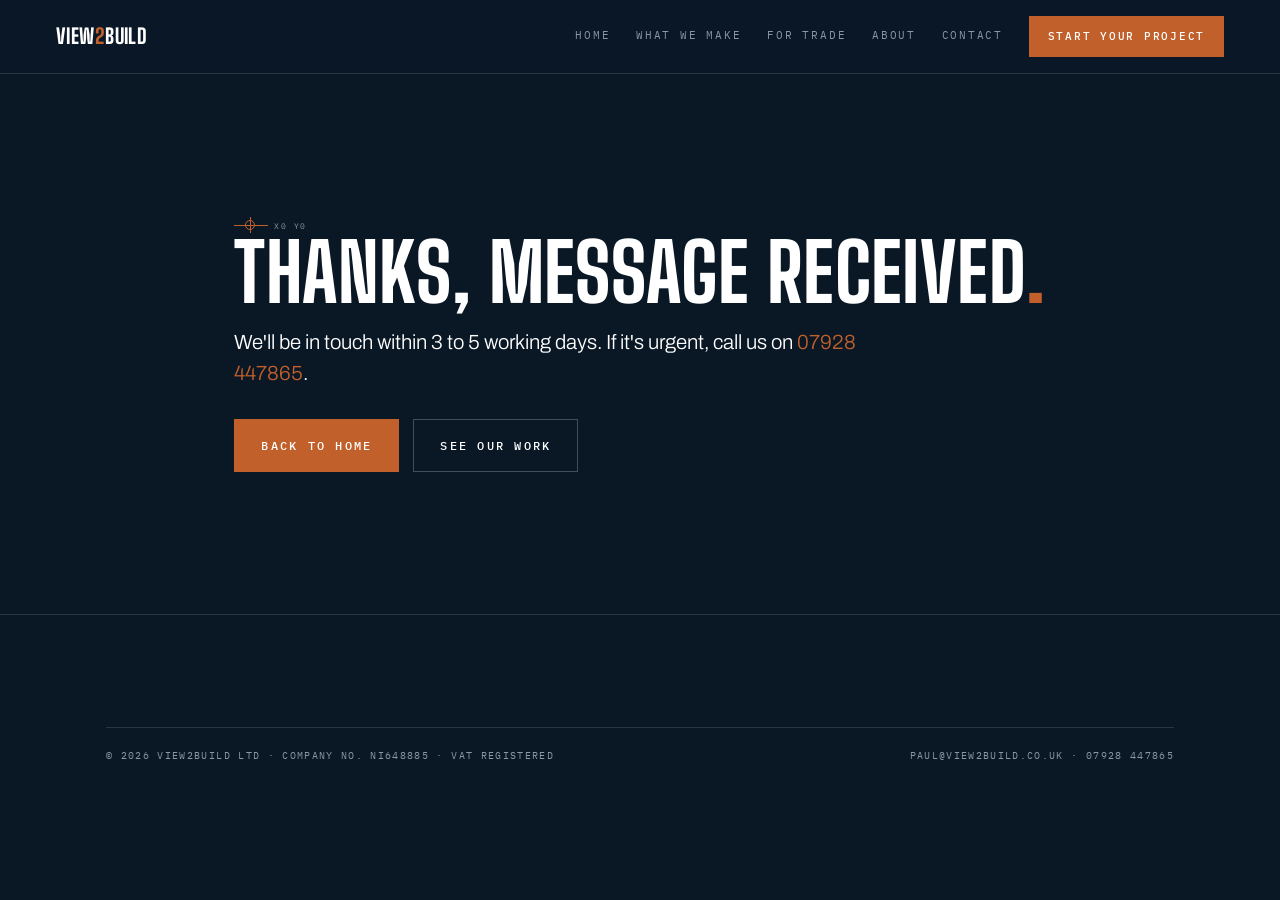
<file: thank-you.html>
<!doctype html>
<html lang="en">
<head>
<meta charset="utf-8">
<meta name="viewport" content="width=device-width, initial-scale=1">
<title>Thank you, View2Build</title>
<meta name="robots" content="noindex">
<link rel="stylesheet" href="css/style.css">
</head>
<body> <header class="site-head"><div class="bar"> <a class="brand" href="index.html">VIEW<span class="two">2</span>BUILD</a> <nav class="nav"> <a href="index.html">Home</a> <a href="what-we-make.html">What We Make</a> <a href="for-trade.html">For Trade</a> <a href="about.html">About</a> <a href="contact.html">Contact</a> <a class="btn fill" href="contact.html">Start your project</a> </nav>
</div></header> <section style="min-height:60vh;display:flex;align-items:center;"> <div class="wrap"> <span class="datum"><span class="ring"></span><span class="lab">X0 Y0</span></span> <h1 class="bs" style="font-size:clamp(2.4rem,7vw,5rem);margin-top:22px;">Thanks, message received<span class="dot">.</span></h1> <p class="sub lead" style="margin-top:20px;max-width:54ch;">We'll be in touch within 3 to 5 working days. If it's urgent, call us on <a href="tel:+447928447865" style="color:var(--copper);">07928 447865</a>.</p> <div class="btns" style="margin-top:30px;"> <a class="btn fill" href="index.html">Back to home</a> <a class="btn line" href="what-we-make.html">See our work</a> </div> </div>
</section> <footer class="site-foot"><div class="wrap"> <div class="foot-base"><span>© 2026 View2Build Ltd · Company No. NI648885 · VAT Registered</span><span>paul@view2build.co.uk · 07928 447865</span></div>
</div></footer> </body>
</html>
</file>
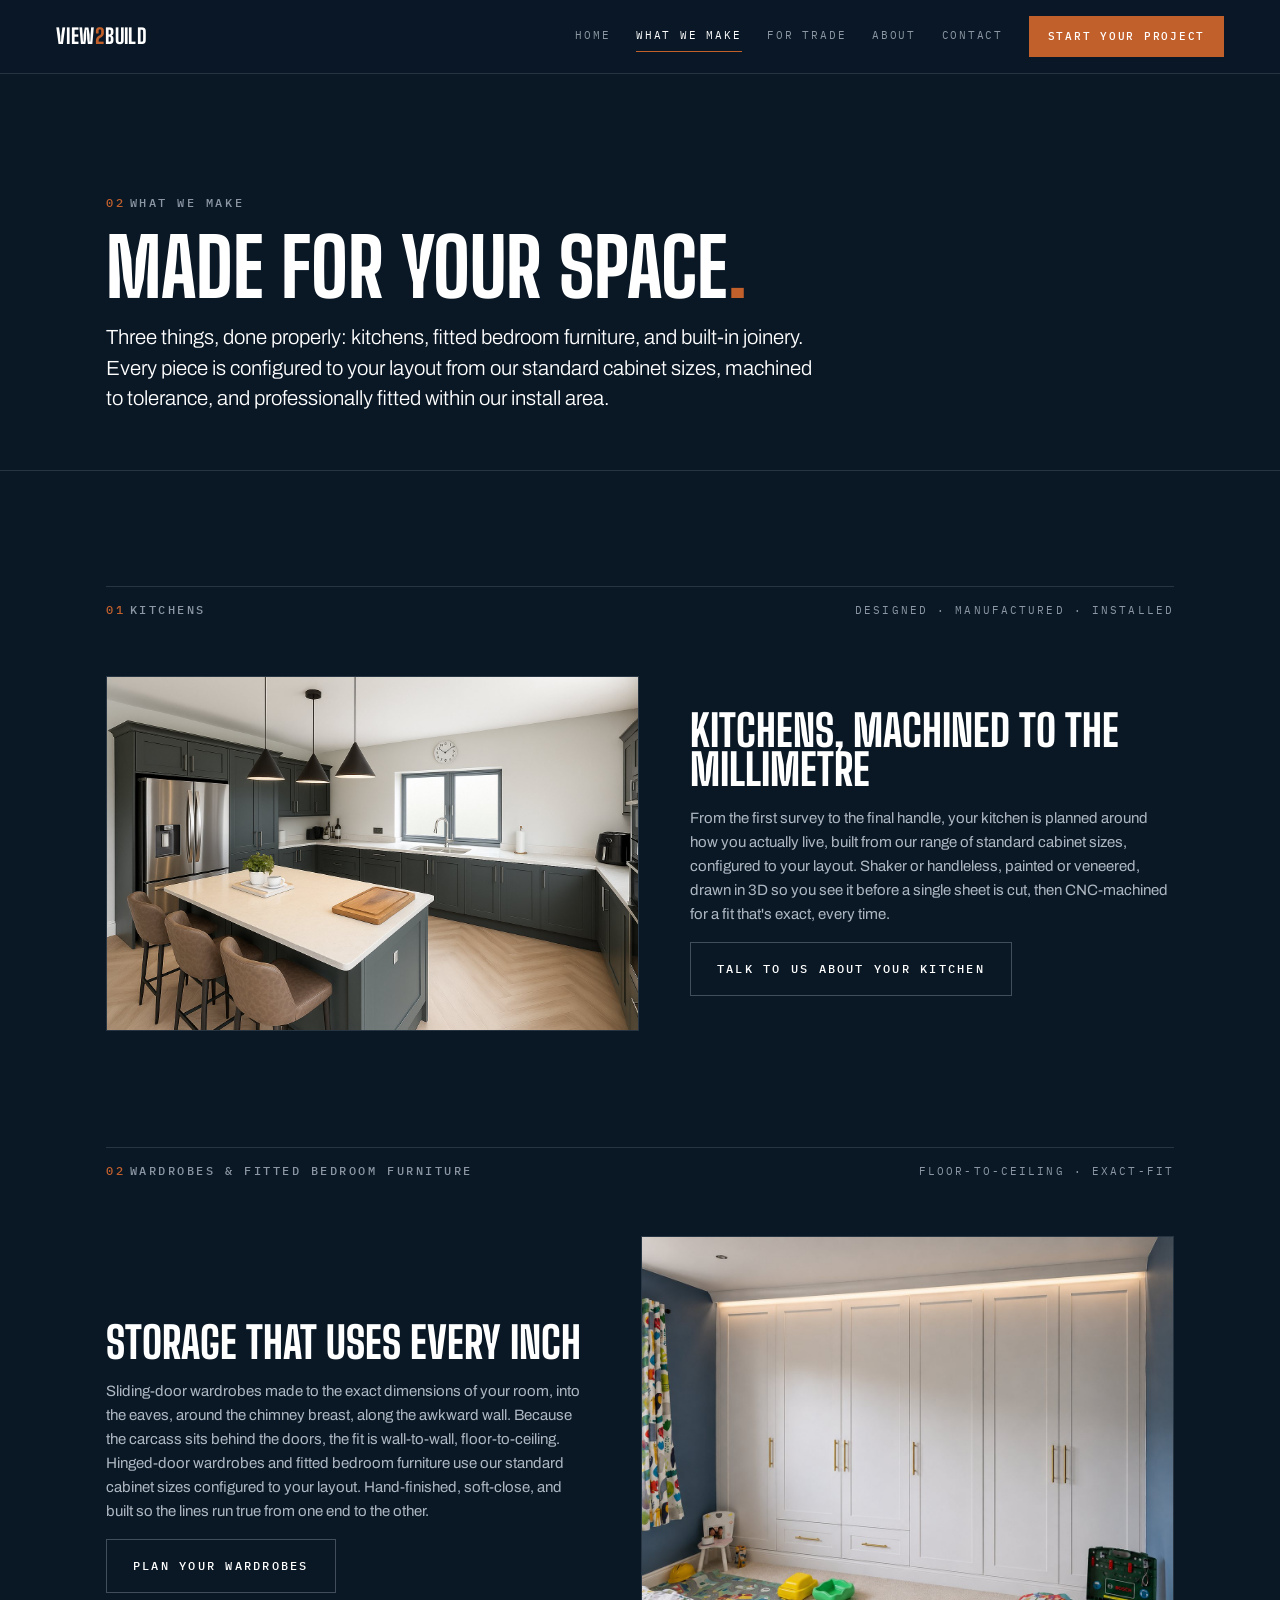
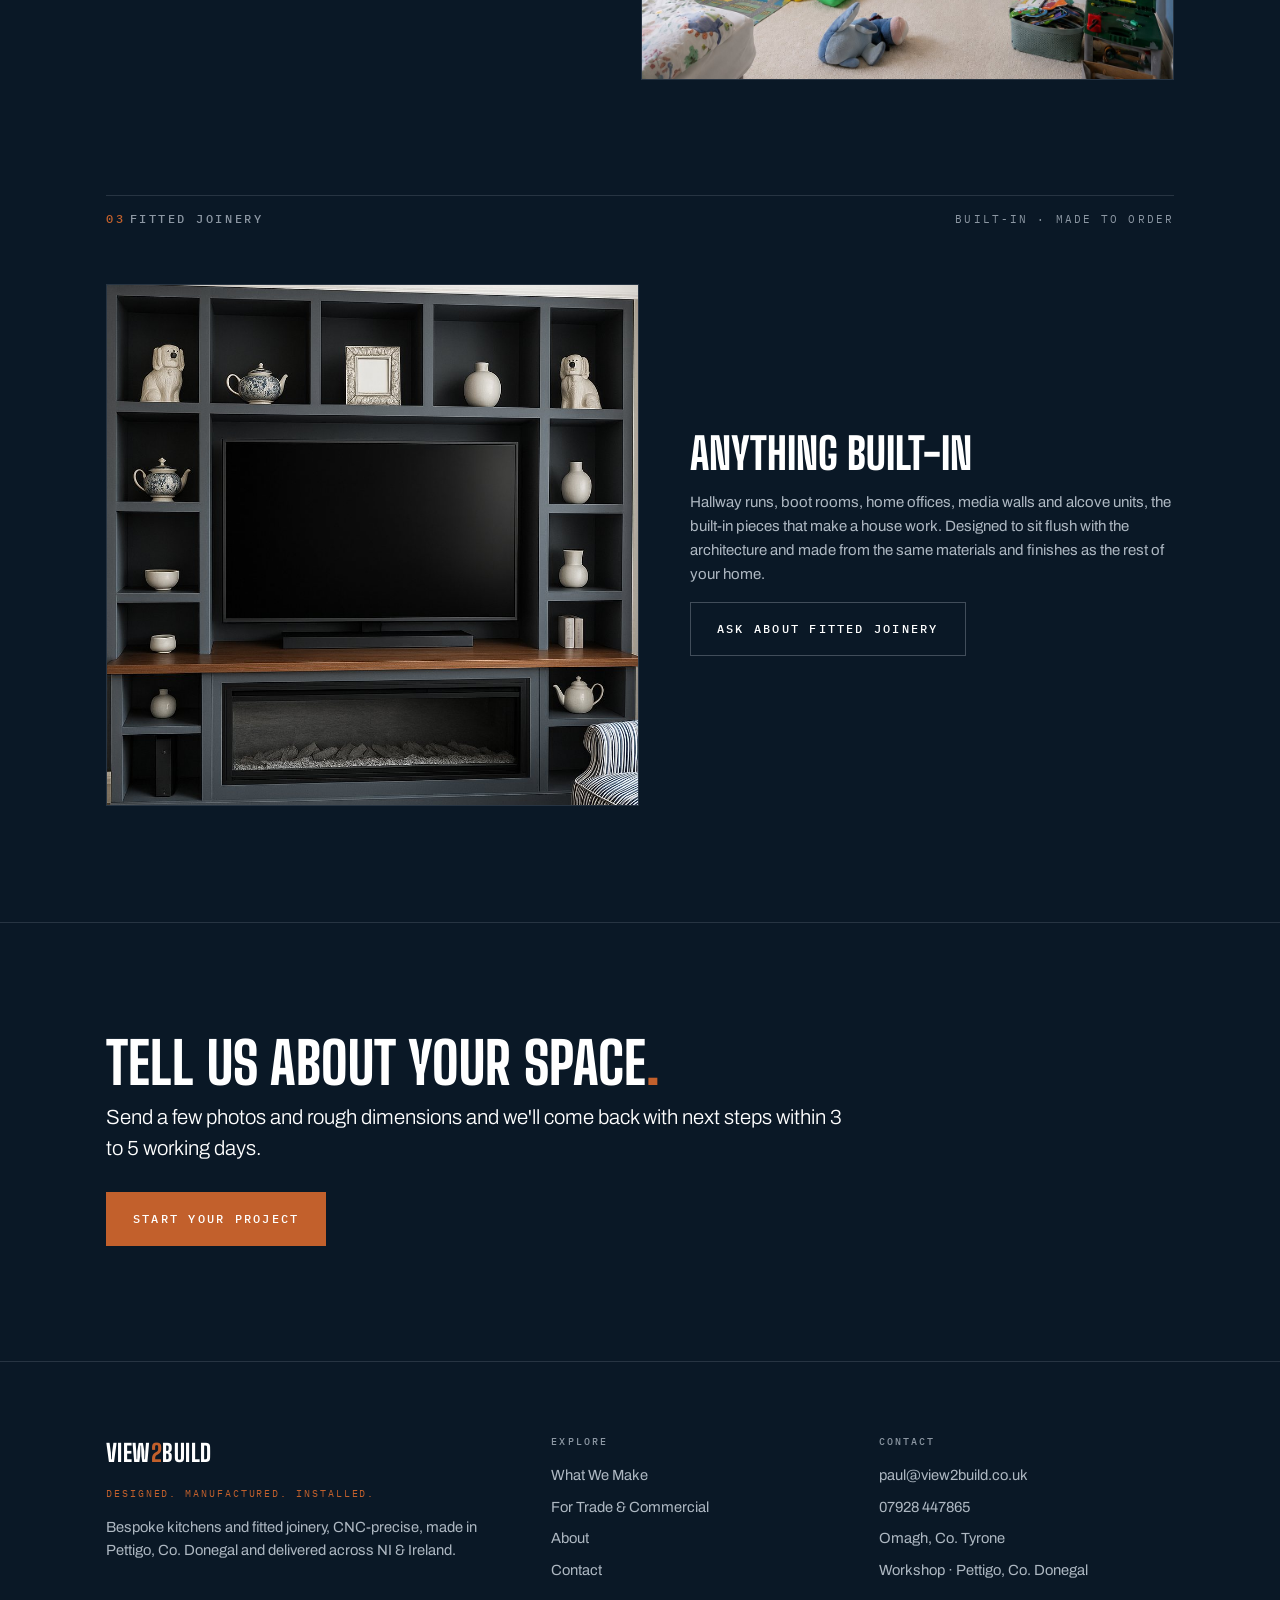
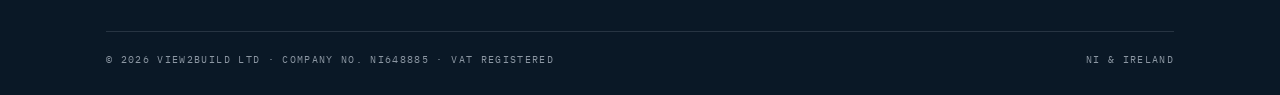
<file: what-we-make.html>
<!doctype html>
<html lang="en">
<head>
<meta charset="utf-8">
<meta name="viewport" content="width=device-width, initial-scale=1">
<title>What We Make, Kitchens, Wardrobes &amp; Fitted Joinery | View2Build</title>
<meta name="description" content="Bespoke kitchens, wardrobes and fitted bedroom furniture, and fitted joinery, designed for your exact space and CNC-manufactured in Co. Donegal.">
<link rel="stylesheet" href="css/style.css">
<link rel="canonical" href="https://view2build.co.uk/what-we-make.html">
<link rel="icon" href="favicon.svg" type="image/svg+xml">
<meta property="og:type" content="website">
<meta property="og:site_name" content="View2Build">
<meta property="og:title" content="What We Make, Kitchens, Wardrobes & Fitted Joinery | View2Build">
<meta property="og:description" content="Bespoke kitchens, wardrobes and fitted bedroom furniture, and fitted joinery, designed for your exact space and CNC-manufactured in Co. Donegal.">
<meta property="og:url" content="https://view2build.co.uk/what-we-make.html">
<meta property="og:image" content="https://view2build.co.uk/images/hero-kitchen.jpg">
<meta property="og:locale" content="en_GB">
<meta name="twitter:card" content="summary_large_image">
<meta name="twitter:title" content="What We Make, Kitchens, Wardrobes & Fitted Joinery | View2Build">
<meta name="twitter:description" content="Bespoke kitchens, wardrobes and fitted bedroom furniture, and fitted joinery, designed for your exact space and CNC-manufactured in Co. Donegal.">
<meta name="twitter:image" content="https://view2build.co.uk/images/hero-kitchen.jpg"> </head>
<body> <header class="site-head"><div class="bar"> <a class="brand" href="index.html">VIEW<span class="two">2</span>BUILD</a> <nav class="nav"> <a href="index.html">Home</a> <a href="what-we-make.html" aria-current="page">What We Make</a> <a href="for-trade.html">For Trade</a> <a href="about.html">About</a> <a href="contact.html">Contact</a> <a class="btn fill" href="contact.html">Start your project</a> </nav>
</div></header> <div class="phead"><div class="wrap"> <span class="label"><span class="n">02</span>What we make</span> <h1>Made for your space<span class="dot">.</span></h1> <p class="sub lead">Three things, done properly: kitchens, fitted bedroom furniture, and built-in joinery. Every piece is configured to your layout from our standard cabinet sizes, machined to tolerance, and professionally fitted within our install area.</p>
</div></div> <!-- KITCHENS -->
<section id="kitchens"> <div class="wrap"> <div class="sechead"><span class="label"><span class="n">01</span>Kitchens</span><span class="meta">Designed · manufactured · installed</span></div> <div class="feature"> <div class="ph"><img src="images/hero-kitchen.jpg" alt="Bespoke dark green shaker kitchen with island"></div> <div> <h2>Kitchens, machined to the millimetre</h2> <p>From the first survey to the final handle, your kitchen is planned around how you actually live, built from our range of standard cabinet sizes, configured to your layout. Shaker or handleless, painted or veneered, drawn in 3D so you see it before a single sheet is cut, then CNC-machined for a fit that's exact, every time.</p> <p style="margin-top:16px;"><a class="btn line" href="contact.html">Talk to us about your kitchen</a></p> </div> </div> </div>
</section> <!-- WARDROBES -->
<section id="wardrobes" style="padding-top:0;"> <div class="wrap"> <div class="sechead"><span class="label"><span class="n">02</span>Wardrobes &amp; Fitted Bedroom Furniture</span><span class="meta">Floor-to-ceiling · exact-fit</span></div> <div class="feature rev"> <div> <h2>Storage that uses every inch</h2> <p>Sliding-door wardrobes made to the exact dimensions of your room, into the eaves, around the chimney breast, along the awkward wall. Because the carcass sits behind the doors, the fit is wall-to-wall, floor-to-ceiling. Hinged-door wardrobes and fitted bedroom furniture use our standard cabinet sizes configured to your layout. Hand-finished, soft-close, and built so the lines run true from one end to the other.</p> <p style="margin-top:16px;"><a class="btn line" href="contact.html">Plan your wardrobes</a></p> </div> <div class="ph"><img src="images/wardrobe.jpg" alt="Bespoke white shaker fitted wardrobes, floor to ceiling with brass handles"></div> </div> </div>
</section> <!-- JOINERY -->
<section id="joinery" style="padding-top:0;"> <div class="wrap"> <div class="sechead"><span class="label"><span class="n">03</span>Fitted Joinery</span><span class="meta">Built-in · made to order</span></div> <div class="feature"> <div class="ph"><img src="images/media-wall.jpg" alt="Bespoke navy media wall with shelving niches and inset electric fire"></div> <div> <h2>Anything built-in</h2> <p>Hallway runs, boot rooms, home offices, media walls and alcove units, the built-in pieces that make a house work. Designed to sit flush with the architecture and made from the same materials and finishes as the rest of your home.</p> <p style="margin-top:16px;"><a class="btn line" href="contact.html">Ask about fitted joinery</a></p> </div> </div> </div>
</section> <section class="cta"> <div class="wrap"> <h2>Tell us about your space<span class="dot">.</span></h2> <p class="sub lead">Send a few photos and rough dimensions and we'll come back with next steps within 3 to 5 working days.</p> <div class="btns" style="margin-top:28px;"><a class="btn fill" href="contact.html">Start your project</a></div> </div>
</section> <footer class="site-foot"><div class="wrap"> <div class="foot-grid"> <div class="col"> <div class="brand">VIEW<span class="two">2</span>BUILD</div> <p class="pm" style="font-size:.6rem;letter-spacing:.2em;color:var(--copper);margin-bottom:14px;">DESIGNED. MANUFACTURED. INSTALLED.</p> <p>Bespoke kitchens and fitted joinery, CNC-precise, made in Pettigo, Co. Donegal and delivered across NI &amp; Ireland.</p> </div> <div class="col"><h4>Explore</h4> <a href="what-we-make.html">What We Make</a><a href="for-trade.html">For Trade &amp; Commercial</a><a href="about.html">About</a><a href="contact.html">Contact</a> </div> <div class="col"><h4>Contact</h4> <a href="mailto:paul@view2build.co.uk">paul@view2build.co.uk</a><a href="tel:+447928447865">07928 447865</a> <p>Omagh, Co. Tyrone</p><p>Workshop · Pettigo, Co. Donegal</p> </div> </div> <div class="foot-base"><span>© 2026 View2Build Ltd · Company No. NI648885 · VAT Registered</span><span>NI &amp; Ireland</span></div>
</div></footer> </body>
</html>
</file>
<file: css/style.css>
/* ===========================================================
   VIEW2BUILD — site styles (Rev 02 brand system)
   Navy-dominant · flat hard edges · copper <10% · datum markers
   =========================================================== */

@font-face{font-family:'BS';src:url('../fonts/bigshoulders-800.woff2') format('woff2'),url('../fonts/bigshoulders-800.woff') format('woff');font-weight:800;font-display:swap;}
@font-face{font-family:'AR';src:url('../fonts/archivo-300.woff2') format('woff2'),url('../fonts/archivo-300.woff') format('woff');font-weight:300;font-display:swap;}
@font-face{font-family:'AR';src:url('../fonts/archivo-400.woff2') format('woff2'),url('../fonts/archivo-400.woff') format('woff');font-weight:400;font-display:swap;}
@font-face{font-family:'AR';src:url('../fonts/archivo-600.woff2') format('woff2'),url('../fonts/archivo-600.woff') format('woff');font-weight:600;font-display:swap;}
@font-face{font-family:'AR';src:url('../fonts/archivo-700.woff2') format('woff2'),url('../fonts/archivo-700.woff') format('woff');font-weight:700;font-display:swap;}
@font-face{font-family:'PM';src:url('../fonts/plexmono-400.woff2') format('woff2'),url('../fonts/plexmono-400.woff') format('woff');font-weight:400;font-display:swap;}
@font-face{font-family:'PM';src:url('../fonts/plexmono-500.woff2') format('woff2'),url('../fonts/plexmono-500.woff') format('woff');font-weight:500;font-display:swap;}

:root{
  --navy:#0A1826; --panel:#0E1F31; --panel2:#12253A;
  --copper:#C2602C; --hi:#E0763B; --steel:#8C97A3;
  --white:#FFFFFF; --body:#AEB8C2; --line:rgba(140,151,163,.22); --line2:rgba(140,151,163,.42);
  --maxw:1180px;
}

*{margin:0;padding:0;box-sizing:border-box;}
html{scroll-behavior:smooth;-webkit-text-size-adjust:100%;}
body{
  background:var(--navy); color:var(--body);
  font-family:'AR',system-ui,sans-serif; font-weight:400;
  font-size:clamp(15px,1.05vw,17px); line-height:1.6;
  -webkit-font-smoothing:antialiased; overflow-x:hidden;
}
img{display:block;max-width:100%;}
a{color:inherit;text-decoration:none;}

/* ---------- type helpers ---------- */
.bs{font-family:'BS';font-weight:800;text-transform:uppercase;line-height:.86;letter-spacing:.005em;color:var(--white);}
.pm{font-family:'PM';text-transform:uppercase;letter-spacing:.2em;}
.dot{color:var(--copper);}
.two{color:var(--copper);}
.eyebrow{font-family:'PM';text-transform:uppercase;letter-spacing:.32em;font-size:.68rem;color:var(--steel);}
.label{font-family:'PM';font-weight:500;text-transform:uppercase;letter-spacing:.22em;font-size:.72rem;color:var(--steel);}
.label .n{color:var(--copper);margin-right:.4em;}
.lead{color:var(--white);font-size:clamp(1.05rem,1.6vw,1.3rem);line-height:1.5;font-weight:300;}
h1,h2,h3{font-family:'BS';font-weight:800;text-transform:uppercase;color:var(--white);line-height:.88;}
p{max-width:62ch;}
strong,b{color:var(--white);font-weight:600;}

/* ---------- layout ---------- */
.wrap{max-width:var(--maxw);margin:0 auto;padding:0 clamp(20px,5vw,56px);}
section{padding:clamp(56px,9vw,120px) 0;}
.rule{height:1px;background:var(--line);border:0;width:100%;}
.hairline{border:1px solid var(--line);}

/* datum marker (CNC origin) */
.datum{position:relative;width:60px;height:18px;}
.datum::before{content:"";position:absolute;left:0;top:9px;width:34px;height:1px;background:var(--copper);}
.datum::after{content:"";position:absolute;left:16px;top:1px;width:1px;height:16px;background:var(--copper);}
.datum .ring{position:absolute;left:11px;top:4px;width:10px;height:10px;border:1px solid var(--copper);border-radius:50%;}
.datum .lab{position:absolute;left:40px;top:4px;font-family:'PM';font-size:.5rem;letter-spacing:.18em;color:var(--steel);white-space:nowrap;}

/* section header (numbered) */
.sechead{display:flex;justify-content:space-between;align-items:baseline;gap:16px;border-top:1px solid var(--line);padding-top:14px;margin-bottom:clamp(28px,5vw,56px);flex-wrap:wrap;}
.sechead .meta{font-family:'PM';text-transform:uppercase;letter-spacing:.2em;font-size:.66rem;color:var(--steel);}

/* buttons */
.btn{display:inline-block;font-family:'PM';font-weight:500;font-size:.78rem;letter-spacing:.18em;text-transform:uppercase;padding:16px 26px;transition:background .18s,color .18s,border-color .18s;cursor:pointer;border:1px solid transparent;}
.btn.fill{background:var(--copper);color:#fff;}
.btn.fill:hover{background:var(--hi);}
.btn.line{border:1px solid var(--line2);color:#fff;}
.btn.line:hover{border-color:var(--copper);color:var(--copper);}
.btns{display:flex;gap:14px;flex-wrap:wrap;}

/* ============ HEADER ============ */
.site-head{position:sticky;top:0;z-index:50;background:rgba(10,24,38,.92);backdrop-filter:blur(8px);border-bottom:1px solid var(--line);}
.site-head .bar{display:flex;align-items:center;justify-content:space-between;gap:18px;padding:16px clamp(20px,5vw,56px);max-width:1320px;margin:0 auto;flex-wrap:wrap;}
.brand{font-family:'BS';font-weight:800;text-transform:uppercase;letter-spacing:.02em;font-size:1.3rem;color:#fff;}
.nav{display:flex;align-items:center;gap:clamp(14px,2vw,30px);flex-wrap:wrap;}
.nav a{font-family:'PM';text-transform:uppercase;letter-spacing:.16em;font-size:.7rem;color:var(--steel);padding:6px 0;border-bottom:1px solid transparent;}
.nav a:hover,.nav a[aria-current="page"]{color:#fff;border-bottom-color:var(--copper);}
.nav .btn{padding:11px 18px;font-size:.68rem;}
.nav .btn.line{color:#fff;border-color:var(--line2);}

/* ============ HERO ============ */
.hero{position:relative;min-height:clamp(520px,86vh,860px);display:flex;align-items:flex-end;overflow:hidden;border-bottom:1px solid var(--line);}
.hero .bg{position:absolute;inset:0;width:100%;height:100%;object-fit:cover;}
.hero .scrim{position:absolute;inset:0;background:linear-gradient(180deg,rgba(10,24,38,.55) 0%,rgba(10,24,38,.35) 38%,rgba(10,24,38,.92) 100%);}
.hero .inner{position:relative;z-index:2;width:100%;max-width:var(--maxw);margin:0 auto;padding:0 clamp(20px,5vw,56px) clamp(48px,7vw,90px);}
.hero h1{font-size:clamp(2.6rem,8vw,6.2rem);max-width:18ch;}
.hero .sub{margin-top:22px;max-width:54ch;color:#fff;}
.hero .btns{margin-top:34px;}
.hero .topmark{position:absolute;z-index:2;top:clamp(24px,5vw,54px);left:clamp(20px,5vw,56px);}

/* ============ PILLARS ============ */
.pillars{display:grid;grid-template-columns:repeat(3,1fr);gap:1px;background:var(--line);border:1px solid var(--line);}
.pillar{background:var(--navy);padding:clamp(26px,3vw,40px);}
.pillar .n{font-family:'PM';font-weight:500;color:var(--copper);font-size:.8rem;letter-spacing:.14em;}
.pillar h3{font-size:1.5rem;margin:16px 0 12px;}
.pillar p{color:var(--body);font-size:.96rem;}

/* asymmetric intro block */
.split{display:grid;grid-template-columns:1fr 1.55fr;gap:clamp(28px,5vw,72px);align-items:start;}
.split.rev{grid-template-columns:1.55fr 1fr;}

/* ============ TILES (what we make) ============ */
.tiles{display:grid;grid-template-columns:repeat(3,1fr);gap:18px;}
.tile{position:relative;display:block;border:1px solid var(--line);overflow:hidden;background:var(--panel);}
.tile img{width:100%;height:320px;object-fit:cover;filter:saturate(.96);transition:transform .5s ease;}
.tile:hover img{transform:scale(1.04);}
.tile .cap{position:absolute;left:0;bottom:0;width:100%;padding:18px 20px;background:linear-gradient(180deg,transparent,rgba(10,24,38,.92));}
.tile .cap .k{font-family:'BS';font-weight:800;text-transform:uppercase;color:#fff;font-size:1.25rem;line-height:1;}
.tile .cap .s{font-family:'PM';font-size:.6rem;letter-spacing:.2em;color:var(--steel);text-transform:uppercase;margin-top:6px;}

/* feature row (image + text) */
.feature{display:grid;grid-template-columns:1.1fr 1fr;gap:clamp(24px,4vw,56px);align-items:center;}
.feature.rev{grid-template-columns:1fr 1.1fr;}
.feature .ph{border:1px solid var(--line);}
.feature img{width:100%;height:100%;max-height:520px;object-fit:cover;}
.feature h2{font-size:clamp(1.8rem,3.4vw,3rem);margin-bottom:18px;}

/* on-brand image placeholder (for pending photography) */
.ph-pending{position:relative;border:1px solid var(--line);background:
  repeating-linear-gradient(to right,var(--line) 0 1px,transparent 1px 26px),
  repeating-linear-gradient(to bottom,var(--line) 0 1px,transparent 1px 26px),var(--panel);
  min-height:320px;display:flex;align-items:center;justify-content:center;}
.ph-pending .mk{text-align:center;}
.ph-pending .mk .x{font-family:'PM';color:var(--steel);font-size:.62rem;letter-spacing:.24em;text-transform:uppercase;margin-top:12px;}

/* gallery */
.gallery{display:grid;grid-template-columns:repeat(12,1fr);gap:16px;}
.gallery .g{border:1px solid var(--line);overflow:hidden;}
.gallery .g img{width:100%;height:100%;object-fit:cover;}
.g.big{grid-column:span 7;min-height:300px;}
.g.tall{grid-column:span 5;min-height:300px;}
.g.half{grid-column:span 6;min-height:260px;}
.g.third{grid-column:span 4;min-height:240px;}

/* bridge band (trade door) */
.band{background:var(--panel);border-top:1px solid var(--line);border-bottom:1px solid var(--line);}
.band .inner{display:grid;grid-template-columns:1.4fr 1fr;gap:clamp(28px,5vw,64px);align-items:center;}

/* list — what we produce / why cnc */
.stack{display:flex;flex-direction:column;}
.stack .row{padding:24px 0;border-bottom:1px solid var(--line);}
.stack .row:first-child{border-top:1px solid var(--line);}
.stack .row .idx{font-family:'PM';font-weight:500;color:var(--copper);font-size:.78rem;letter-spacing:.12em;}
.stack .row h3{font-size:1.4rem;margin:8px 0 8px;}
.stack .row p{color:var(--body);font-size:.98rem;}

/* spec block (mono) */
.spec{border:1px solid var(--line);padding:clamp(22px,3vw,34px);font-family:'PM';text-transform:uppercase;letter-spacing:.1em;font-size:.82rem;line-height:2.3;color:#fff;}
.spec .k{color:var(--steel);display:inline-block;min-width:148px;}

/* tags */
.tags{display:flex;flex-wrap:wrap;gap:10px;}
.tag{border:1px solid var(--line2);padding:10px 14px;font-family:'PM';font-size:.66rem;letter-spacing:.12em;text-transform:uppercase;color:#fff;}

/* CTA strip */
.cta{border-top:1px solid var(--line);}
.cta h2{font-size:clamp(2rem,5vw,3.6rem);}
.cta .sub{margin-top:14px;color:#fff;}

/* ============ CONTACT FORM ============ */
.form{display:flex;flex-wrap:wrap;gap:18px;min-width:0;}
.field{flex:1 1 220px;display:flex;flex-direction:column;gap:8px;min-width:0;}
.field.full{flex:1 1 100%;}
.field label{font-family:'PM';font-size:.64rem;letter-spacing:.18em;text-transform:uppercase;color:var(--steel);}
.field input,.field select,.field textarea{
  background:var(--panel);border:1px solid var(--line2);color:#fff;
  font-family:'AR';font-size:1rem;padding:14px 16px;border-radius:0;width:100%;
}
.field textarea{min-height:140px;resize:vertical;}
.field input:focus,.field select:focus,.field textarea:focus{outline:none;border-color:var(--copper);}
.field select{appearance:none;background-image:linear-gradient(45deg,transparent 50%,var(--steel) 50%),linear-gradient(135deg,var(--steel) 50%,transparent 50%);background-position:calc(100% - 20px) 20px,calc(100% - 14px) 20px;background-size:6px 6px,6px 6px;background-repeat:no-repeat;}
.hp{position:absolute;left:-9999px;}

.contact-grid{display:flex;flex-wrap:wrap;gap:clamp(28px,5vw,64px);align-items:flex-start;}
.contact-grid .form{flex:1 1 440px;}
.contact-grid .info{flex:1 1 280px;min-width:0;}
/* prevent grid/flex children from overflowing with long content */
.split>*,.feature>*,.band .inner>*,.foot-grid>*,.pillar,.tile{min-width:0;}
.info .blk{padding:18px 0;border-bottom:1px solid var(--line);}
.info .blk:first-child{border-top:1px solid var(--line);}
.info .k{font-family:'PM';font-size:.62rem;letter-spacing:.2em;text-transform:uppercase;color:var(--steel);margin-bottom:6px;}
.info .v{color:#fff;font-size:1.05rem;}
.info .v a:hover{color:var(--copper);}

/* ============ FOOTER ============ */
.site-foot{border-top:1px solid var(--line);background:var(--navy);padding:clamp(40px,6vw,72px) 0 28px;}
.foot-grid{display:grid;grid-template-columns:1.4fr 1fr 1fr;gap:32px;}
.site-foot .brand{font-size:1.5rem;margin-bottom:14px;}
.site-foot .col h4{font-family:'PM';font-weight:500;font-size:.64rem;letter-spacing:.2em;text-transform:uppercase;color:var(--steel);margin-bottom:14px;}
.site-foot .col a,.site-foot .col p{display:block;color:var(--body);font-size:.92rem;margin-bottom:8px;}
.site-foot .col a:hover{color:#fff;}
.foot-base{display:flex;justify-content:space-between;gap:16px;flex-wrap:wrap;margin-top:40px;padding-top:20px;border-top:1px solid var(--line);font-family:'PM';font-size:.6rem;letter-spacing:.14em;text-transform:uppercase;color:var(--steel);}

/* page hero (interior pages) */
.phead{padding:clamp(60px,9vw,120px) 0 clamp(30px,5vw,56px);border-bottom:1px solid var(--line);position:relative;}
.phead h1{font-size:clamp(2.4rem,7vw,5rem);margin-top:18px;}
.phead .sub{margin-top:20px;max-width:60ch;color:#fff;}

/* ============ RESPONSIVE ============ */
@media(max-width:900px){
  .pillars{grid-template-columns:1fr;}
  .tiles{grid-template-columns:1fr 1fr;}
  .split,.split.rev,.feature,.feature.rev,.band .inner,.contact-grid,.form{grid-template-columns:1fr;}
  .feature.rev .ph{order:-1;}
  .foot-grid{grid-template-columns:1fr 1fr;}
  .gallery .g{grid-column:span 12 !important;min-height:240px;}
}
@media(max-width:560px){
  .tiles{grid-template-columns:1fr;}
  .foot-grid{grid-template-columns:1fr;}
  .site-head .bar{gap:12px;}
  .nav{gap:12px 16px;}
  .nav .btn{display:none;}
  .btns .btn{flex:1 1 auto;text-align:center;}
  .spec .k{display:block;min-width:0;margin-bottom:-10px;}
}
</file>
